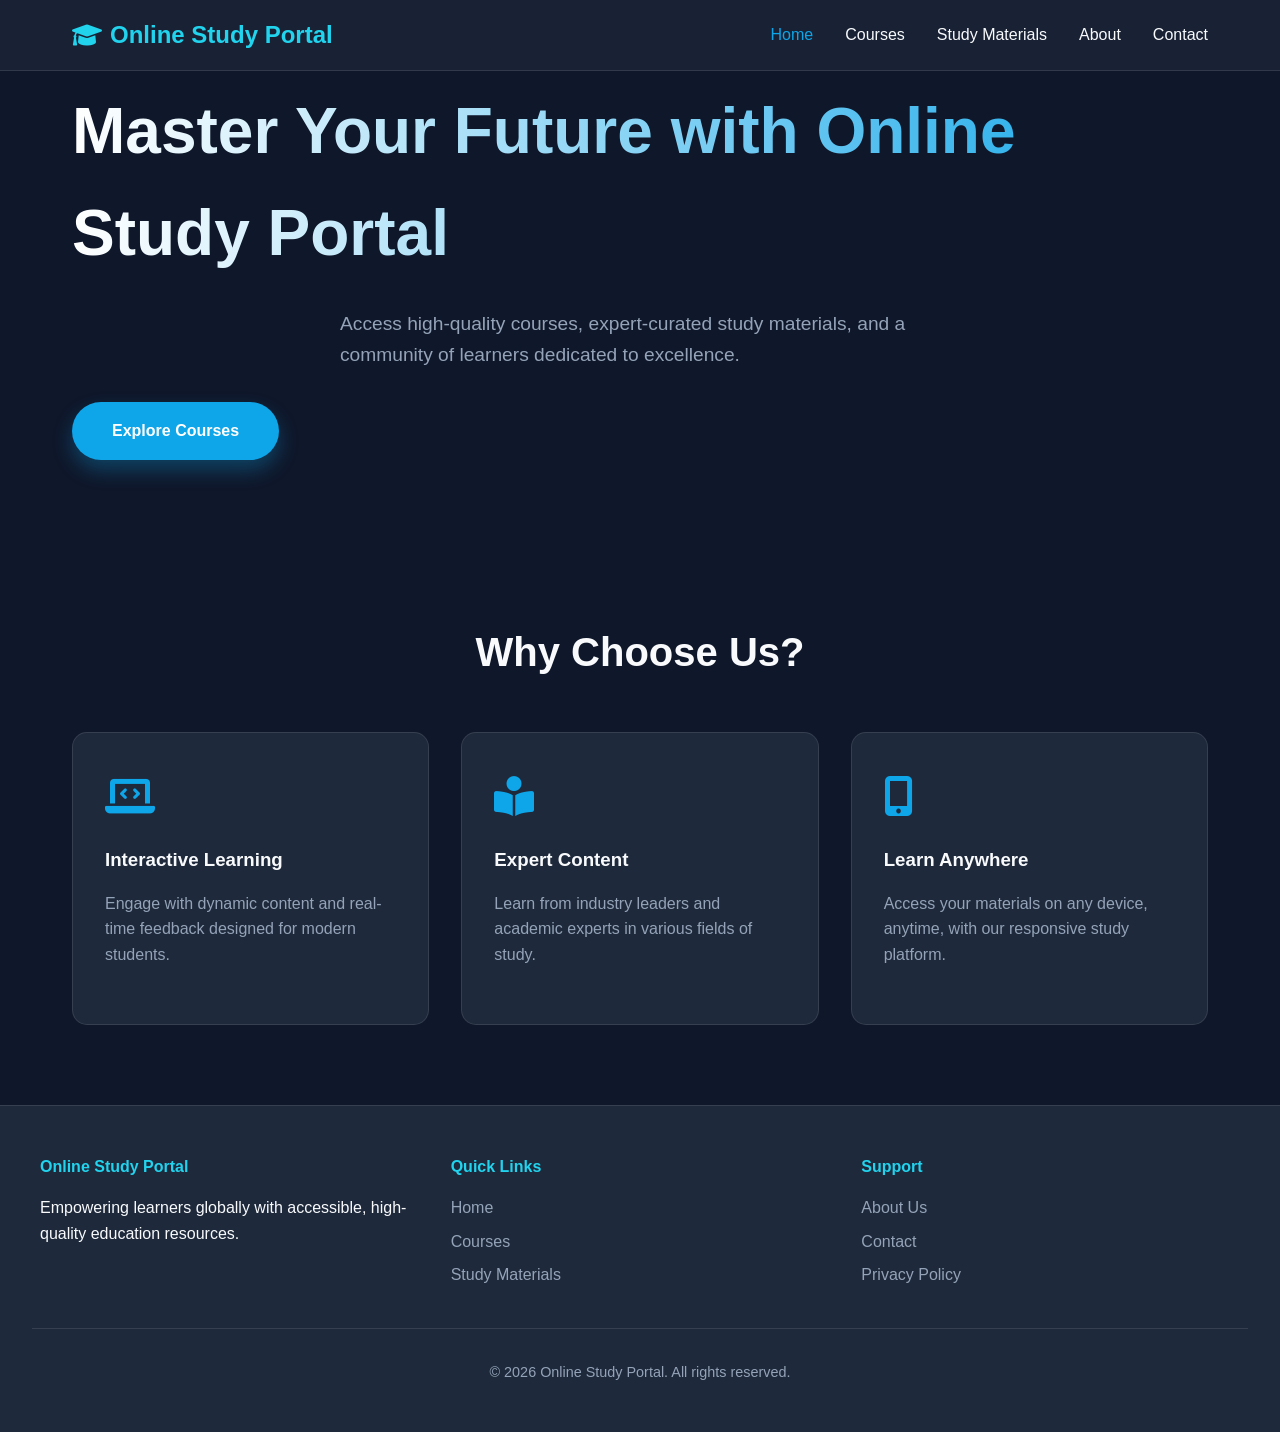
<file: index.html>
<!DOCTYPE html>
<html lang="en">

<head>
    <meta charset="UTF-8">
    <meta name="viewport" content="width=device-width, initial-scale=1.0">
    <title>Online Study Portal | Your Online Study Gateway</title>
    <link rel="stylesheet" href="style.css">
    <link rel="stylesheet" href="https://cdnjs.cloudflare.com/ajax/libs/font-awesome/6.0.0/css/all.min.css">
</head>

<body>
    <header>
        <nav>
            <a href="index.html" class="logo">
                <i class="fas fa-graduation-cap"></i> Online Study Portal
            </a>
            <ul class="nav-links">
                <li><a href="index.html" class="active">Home</a></li>
                <li><a href="courses.html">Courses</a></li>
                <li><a href="materials.html">Study Materials</a></li>
                <li><a href="about.html">About</a></li>
                <li><a href="contact.html">Contact</a></li>
            </ul>
        </nav>
    </header>

    <main>
        <section class="hero">
            <div class="hero-content">
                <h1>Master Your Future with Online Study Portal</h1>
                <p>Access high-quality courses, expert-curated study materials, and a community of learners dedicated to
                    excellence.</p>
                <div class="cta-group">
                    <a href="courses.html" class="cta-button">Explore Courses</a>
                </div>
            </div>
        </section>

        <section id="features">
            <h2 class="section-title">Why Choose Us?</h2>
            <div class="grid">
                <div class="card">
                    <div class="card-icon"><i class="fas fa-laptop-code"></i></div>
                    <h3>Interactive Learning</h3>
                    <p>Engage with dynamic content and real-time feedback designed for modern students.</p>
                </div>
                <div class="card">
                    <div class="card-icon"><i class="fas fa-book-reader"></i></div>
                    <h3>Expert Content</h3>
                    <p>Learn from industry leaders and academic experts in various fields of study.</p>
                </div>
                <div class="card">
                    <div class="card-icon"><i class="fas fa-mobile-alt"></i></div>
                    <h3>Learn Anywhere</h3>
                    <p>Access your materials on any device, anytime, with our responsive study platform.</p>
                </div>
            </div>
        </section>
    </main>

    <footer>
        <div class="footer-content">
            <div class="footer-section">
                <h4>Online Study Portal</h4>
                <p>Empowering learners globally with accessible, high-quality education resources.</p>
            </div>
            <div class="footer-section">
                <h4>Quick Links</h4>
                <ul class="footer-links">
                    <li><a href="index.html">Home</a></li>
                    <li><a href="courses.html">Courses</a></li>
                    <li><a href="materials.html">Study Materials</a></li>
                </ul>
            </div>
            <div class="footer-section">
                <h4>Support</h4>
                <ul class="footer-links">
                    <li><a href="about.html">About Us</a></li>
                    <li><a href="contact.html">Contact</a></li>
                    <li><a href="#">Privacy Policy</a></li>
                </ul>
            </div>
        </div>
        <div class="copyright">
            &copy; 2026 Online Study Portal. All rights reserved.
        </div>
    </footer>
</body>

</html>
</file>
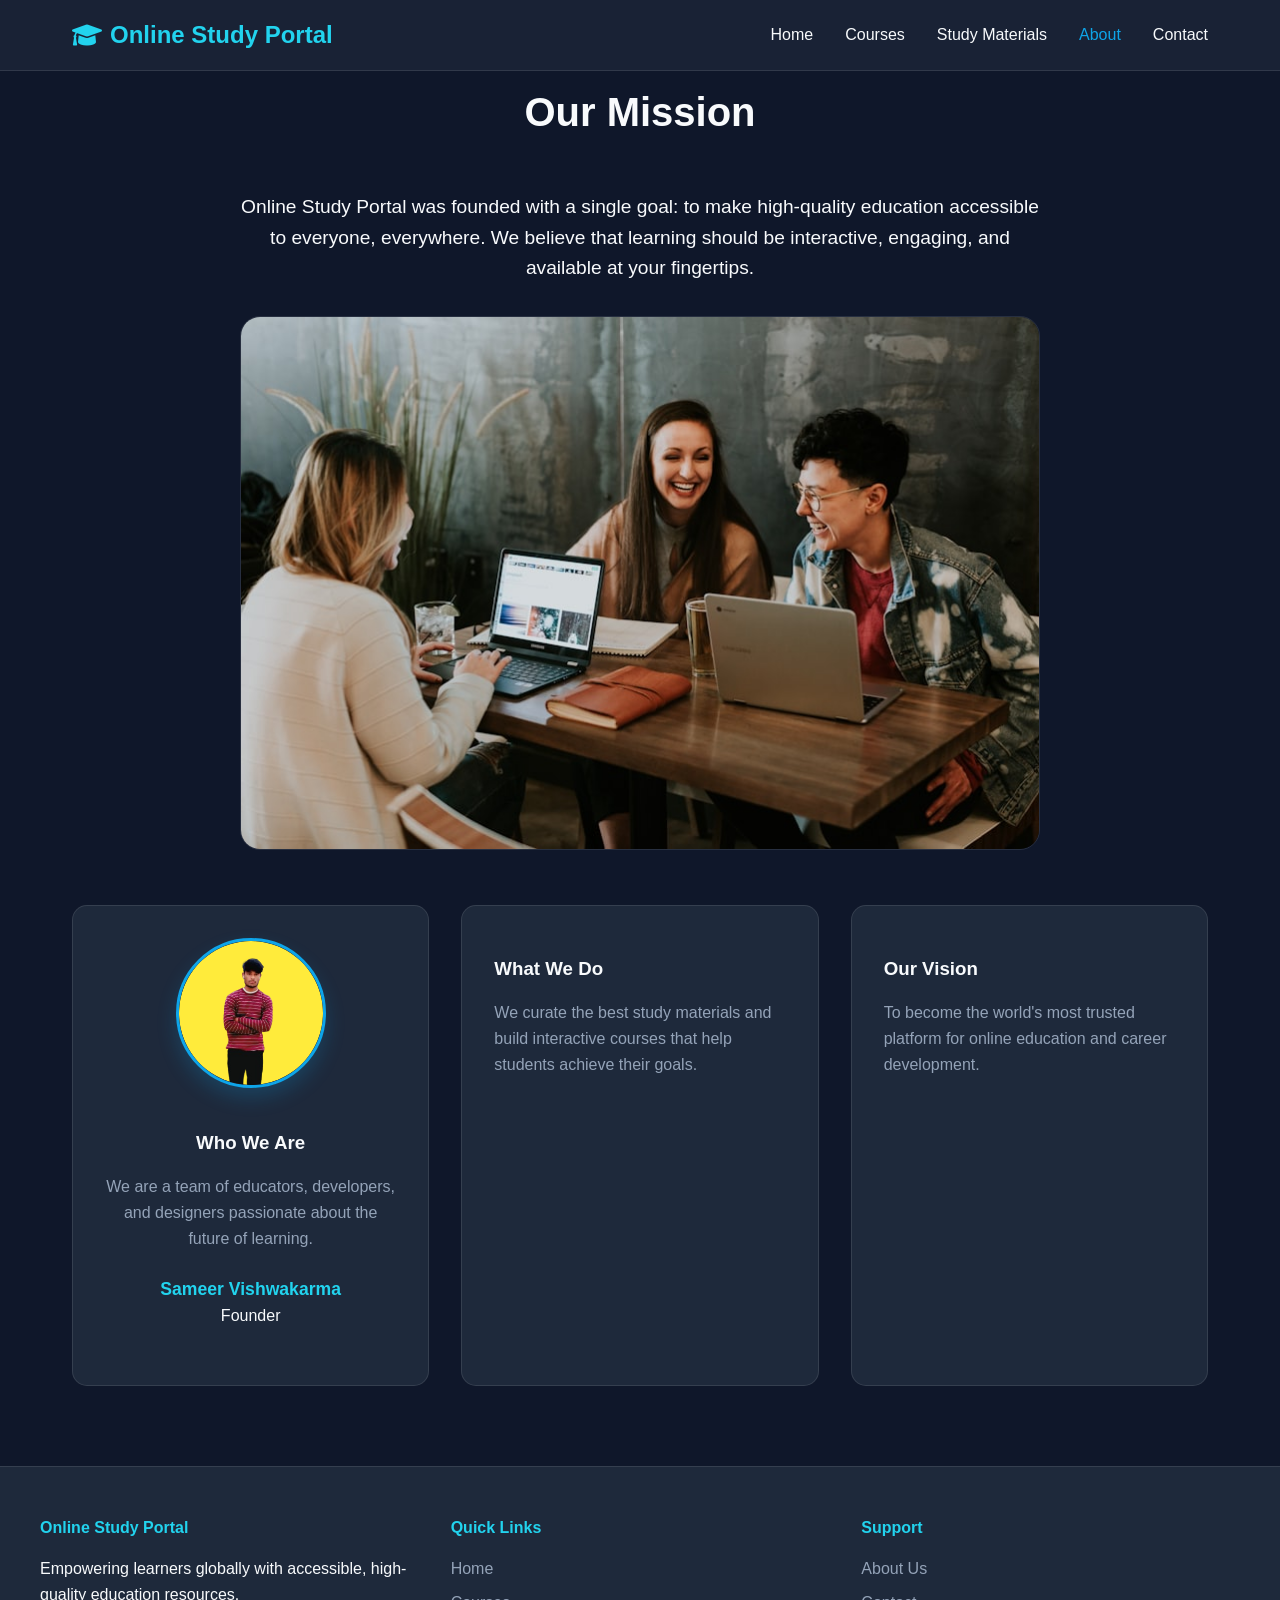
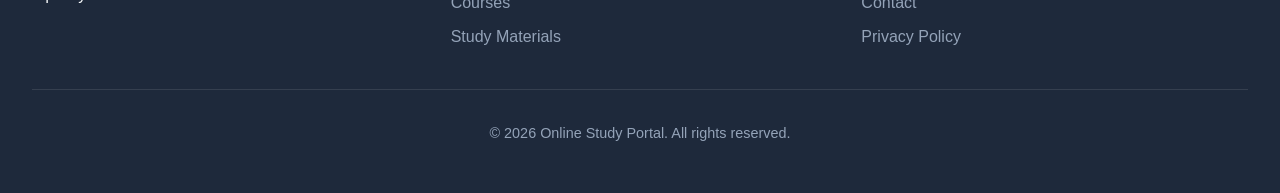
<file: about.html>
<!DOCTYPE html>
<html lang="en">

<head>
    <meta charset="UTF-8">
    <meta name="viewport" content="width=device-width, initial-scale=1.0">
    <title>About Us | Online Study Portal</title>
    <link rel="stylesheet" href="style.css">
    <link rel="stylesheet" href="https://cdnjs.cloudflare.com/ajax/libs/font-awesome/6.0.0/css/all.min.css">
</head>

<body>
    <header>
        <nav>
            <a href="index.html" class="logo">
                <i class="fas fa-graduation-cap"></i> Online Study Portal
            </a>
            <ul class="nav-links">
                <li><a href="index.html">Home</a></li>
                <li><a href="courses.html">Courses</a></li>
                <li><a href="materials.html">Study Materials</a></li>
                <li><a href="about.html" class="active">About</a></li>
                <li><a href="contact.html">Contact</a></li>
            </ul>
        </nav>
    </header>

    <main>
        <section>
            <h2 class="section-title">Our Mission</h2>
            <div style="max-width: 800px; margin: 0 auto; text-align: center;">
                <p style="font-size: 1.2rem; margin-bottom: 2rem;">Online Study Portal was founded with a single goal:
                    to make
                    high-quality education accessible to everyone, everywhere. We believe that learning should be
                    interactive, engaging, and available at your fingertips.</p>
                <img src="images/team-working.jpg"
                    alt="Team working together"
                    style="width: 100%; border-radius: 20px; border: 1px solid var(--border-color); margin-bottom: 3rem;">
            </div>

            <div class="grid">
                <div class="card founder-card">
                    <!-- <img src="founder.jpg" alt="Founder of Online Study Portal" class="founder-img"> -->

                     <img src="images\founder100.png" class="founder-img">

                    <h3>Who We Are</h3>
                    <p>We are a team of educators, developers, and designers passionate about the future of learning.
                    </p>
                    <p class="founder-name"><strong>Sameer Vishwakarma</strong><br>Founder</p>
                </div>
                <div class="card">
                    <h3>What We Do</h3>
                    <p>We curate the best study materials and build interactive courses that help students achieve their
                        goals.</p>
                </div>
                <div class="card">
                    <h3>Our Vision</h3>
                    <p>To become the world's most trusted platform for online education and career development.</p>
                </div>
            </div>
        </section>
    </main>

    <footer>
        <div class="footer-content">
            <div class="footer-section">
                <h4>Online Study Portal</h4>
                <p>Empowering learners globally with accessible, high-quality education resources.</p>
            </div>
            <div class="footer-section">
                <h4>Quick Links</h4>
                <ul class="footer-links">
                    <li><a href="index.html">Home</a></li>
                    <li><a href="courses.html">Courses</a></li>
                    <li><a href="materials.html">Study Materials</a></li>
                </ul>
            </div>
            <div class="footer-section">
                <h4>Support</h4>
                <ul class="footer-links">
                    <li><a href="about.html">About Us</a></li>
                    <li><a href="contact.html">Contact</a></li>
                    <li><a href="#">Privacy Policy</a></li>
                </ul>
            </div>
        </div>
        <div class="copyright">
            &copy; 2026 Online Study Portal. All rights reserved.
        </div>
    </footer>
</body>

</html>
</file>
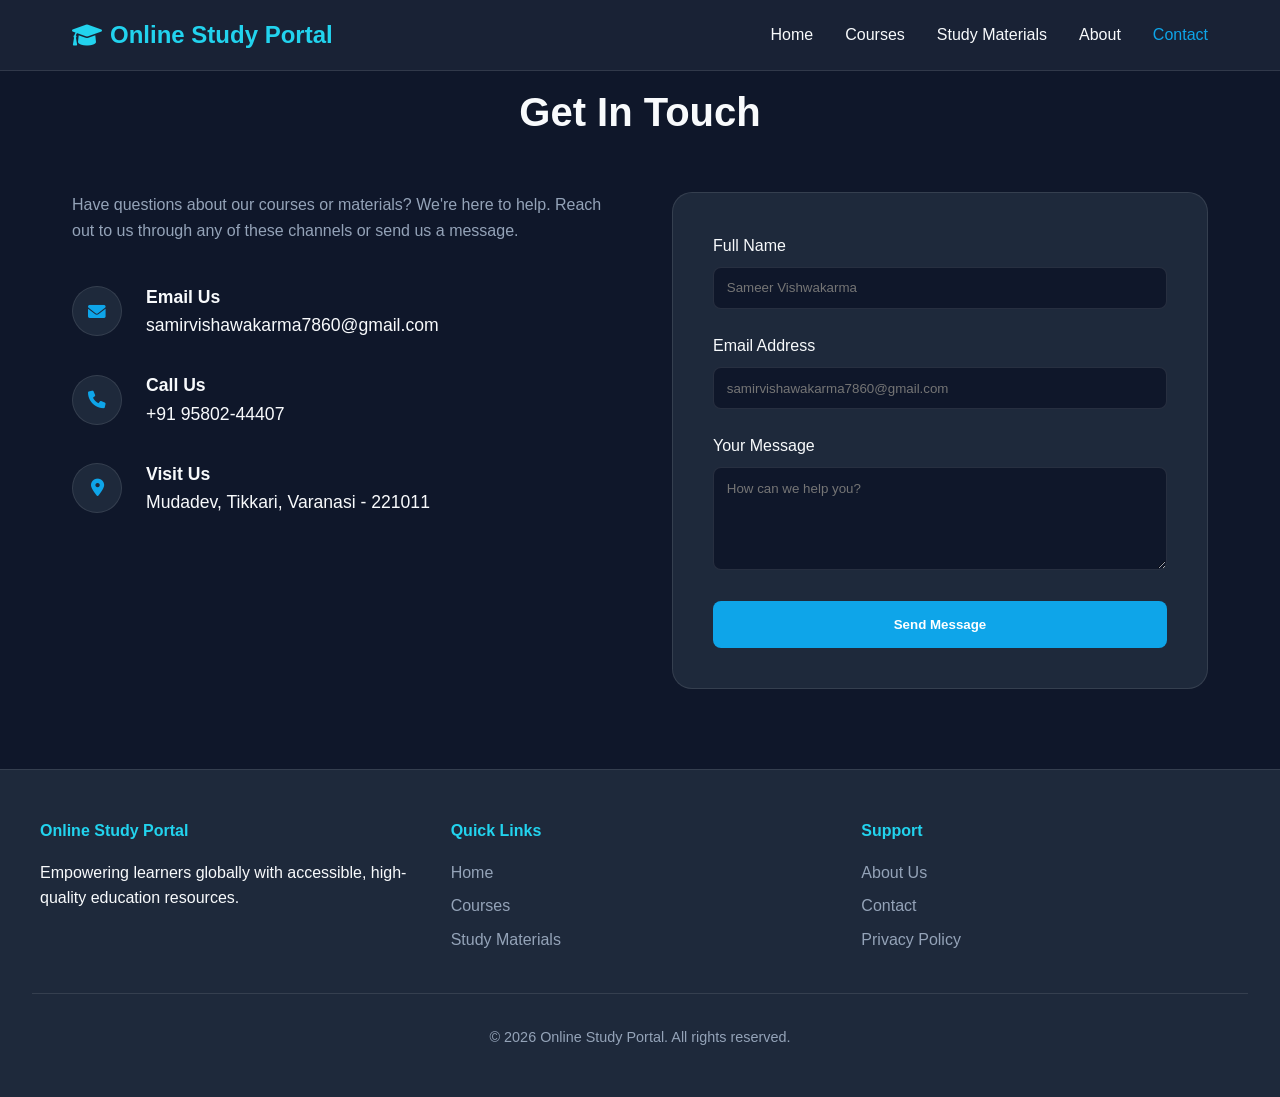
<file: contact.html>
<!DOCTYPE html>
<html lang="en">

<head>
    <meta charset="UTF-8">
    <meta name="viewport" content="width=device-width, initial-scale=1.0">
    <title>Contact Us | Online Study Portal</title>
    <link rel="stylesheet" href="style.css">
    <link rel="stylesheet" href="https://cdnjs.cloudflare.com/ajax/libs/font-awesome/6.0.0/css/all.min.css">
    <style>
        .contact-container {
            display: grid;
            grid-template-columns: 1fr 1fr;
            gap: 4rem;
            align-items: start;
        }

        .contact-form {
            background: var(--card-bg);
            padding: 2.5rem;
            border-radius: 20px;
            border: 1px solid var(--border-color);
        }

        .form-group {
            margin-bottom: 1.5rem;
        }

        .form-group label {
            display: block;
            margin-bottom: 0.5rem;
            color: var(--text-color);
        }

        .form-group input,
        .form-group textarea {
            width: 100%;
            padding: 0.8rem;
            background: var(--bg-color);
            border: 1px solid var(--border-color);
            border-radius: 8px;
            color: var(--text-color);
            outline: none;
            transition: var(--transition);
        }

        .form-group input:focus,
        .form-group textarea:focus {
            border-color: var(--primary-color);
        }

        .submit-btn {
            width: 100%;
            padding: 1rem;
            background: var(--primary-color);
            color: white;
            border: none;
            border-radius: 8px;
            font-weight: 600;
            cursor: pointer;
            transition: var(--transition);
        }

        .submit-btn:hover {
            background: var(--primary-dark);
        }

        .contact-info-list {
            list-style: none;
        }

        .contact-info-list li {
            display: flex;
            align-items: center;
            gap: 1.5rem;
            margin-bottom: 2rem;
            font-size: 1.1rem;
        }

        .info-icon {
            width: 50px;
            height: 50px;
            background: var(--card-bg);
            display: flex;
            align-items: center;
            justify-content: center;
            border-radius: 50%;
            color: var(--primary-color);
            border: 1px solid var(--border-color);
        }

        @media (max-width: 768px) {
            .contact-container {
                grid-template-columns: 1fr;
            }
        }
    </style>
</head>

<body>
    <header>
        <nav>
            <a href="index.html" class="logo">
                <i class="fas fa-graduation-cap"></i> Online Study Portal
            </a>
            <ul class="nav-links">
                <li><a href="index.html">Home</a></li>
                <li><a href="courses.html">Courses</a></li>
                <li><a href="materials.html">Study Materials</a></li>
                <li><a href="about.html">About</a></li>
                <li><a href="contact.html" class="active">Contact</a></li>
            </ul>
        </nav>
    </header>

    <main>
        <section>
            <h2 class="section-title">Get In Touch</h2>
            <div class="contact-container">
                <div class="contact-info">
                    <p style="margin-bottom: 2.5rem; color: var(--text-muted);">Have questions about our courses or
                        materials? We're here to help. Reach out to us through any of these channels or send us a
                        message.</p>
                    <ul class="contact-info-list">
                        <li>
                            <div class="info-icon"><i class="fas fa-envelope"></i></div>
                            <div>
                                <strong>Email Us</strong>
                                <p>samirvishawakarma7860@gmail.com</p>
                            </div>
                        </li>
                        <li>
                            <div class="info-icon"><i class="fas fa-phone"></i></div>
                            <div>
                                <strong>Call Us</strong>
                                <p>+91 95802-44407</p>
                            </div>
                        </li>
                        <li>
                            <div class="info-icon"><i class="fas fa-map-marker-alt"></i></div>
                            <div>
                                <strong>Visit Us</strong>
                                <p>Mudadev, Tikkari, Varanasi - 221011</p>
                            </div>
                        </li>
                    </ul>
                </div>

                <div class="contact-form">
                    <form action="#">
                        <div class="form-group">
                            <label for="name">Full Name</label>
                            <input type="text" id="name" required placeholder="Sameer Vishwakarma">
                        </div>
                        <div class="form-group">
                            <label for="email">Email Address</label>
                            <input type="email" id="email" required placeholder="samirvishawakarma7860@gmail.com">
                        </div>
                        <div class="form-group">
                            <label for="message">Your Message</label>
                            <textarea id="message" rows="5" required placeholder="How can we help you?"></textarea>
                        </div>
                        <button type="submit" class="submit-btn">Send Message</button>
                    </form>
                </div>
            </div>
        </section>
    </main>

    <footer>
        <div class="footer-content">
            <div class="footer-section">
                <h4>Online Study Portal</h4>
                <p>Empowering learners globally with accessible, high-quality education resources.</p>
            </div>
            <div class="footer-section">
                <h4>Quick Links</h4>
                <ul class="footer-links">
                    <li><a href="index.html">Home</a></li>
                    <li><a href="courses.html">Courses</a></li>
                    <li><a href="materials.html">Study Materials</a></li>
                </ul>
            </div>
            <div class="footer-section">
                <h4>Support</h4>
                <ul class="footer-links">
                    <li><a href="about.html">About Us</a></li>
                    <li><a href="contact.html">Contact</a></li>
                    <li><a href="#">Privacy Policy</a></li>
                </ul>
            </div>
        </div>
        <div class="copyright">
            &copy; 2026 Online Study Portal. All rights reserved.
        </div>
    </footer>
</body>

</html>
</file>
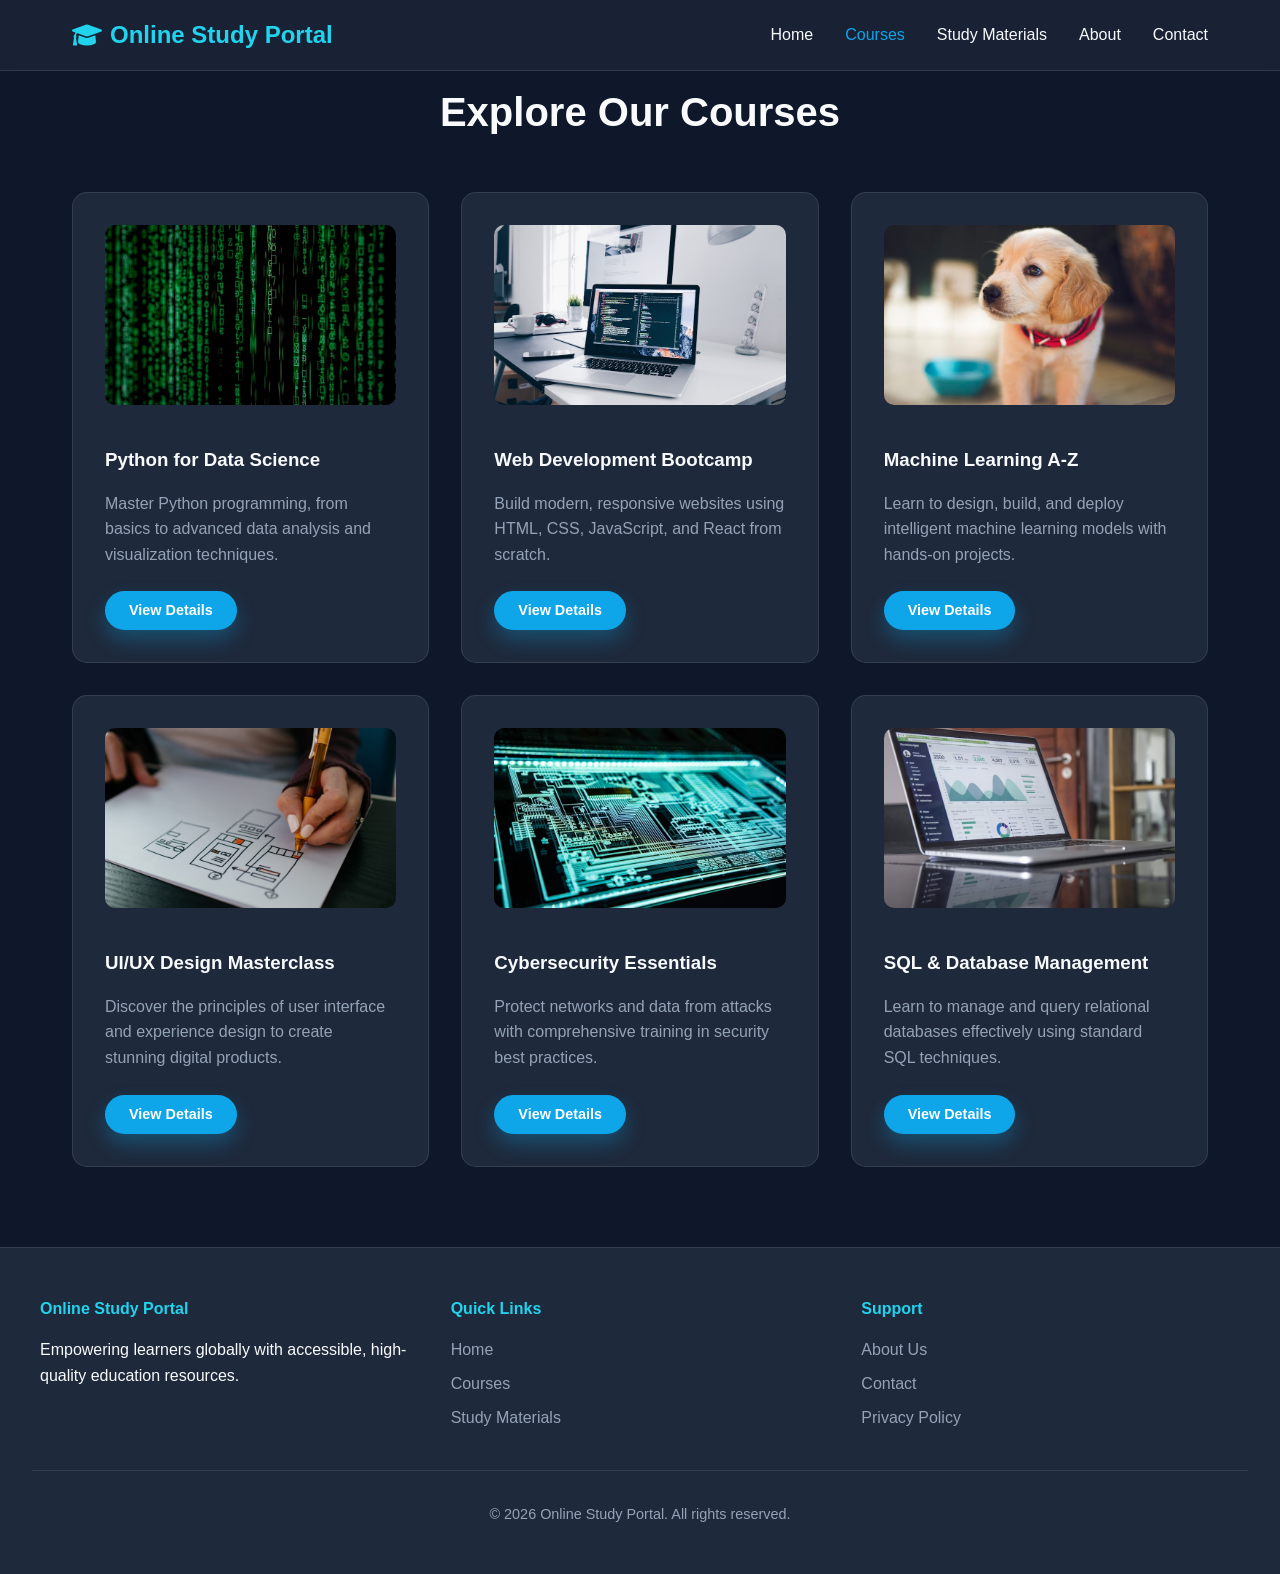
<file: courses.html>
<!DOCTYPE html>
<html lang="en">

<head>
    <meta charset="UTF-8">
    <meta name="viewport" content="width=device-width, initial-scale=1.0">
    <title>Courses | Online Study Portal</title>
    <link rel="stylesheet" href="style.css">
    <link rel="stylesheet" href="https://cdnjs.cloudflare.com/ajax/libs/font-awesome/6.0.0/css/all.min.css">
</head>

<body>
    <header>
        <nav>
            <a href="index.html" class="logo">
                <i class="fas fa-graduation-cap"></i> Online Study Portal
            </a>
            <ul class="nav-links">
                <li><a href="index.html">Home</a></li>
                <li><a href="courses.html" class="active">Courses</a></li>
                <li><a href="materials.html">Study Materials</a></li>
                <li><a href="about.html">About</a></li>
                <li><a href="contact.html">Contact</a></li>
            </ul>
        </nav>
    </header>

    <main>
        <section>
            <h2 class="section-title">Explore Our Courses</h2>
            <div class="grid">
                <div class="card">
                    <img src="images/python-data-science.jpg"
                        alt="Python for Data Science" class="card-img">
                    <h3>Python for Data Science</h3>
                    <p>Master Python programming, from basics to advanced data analysis and visualization techniques.
                    </p>
                    <a href="python-datascienctist.html" class="cta-button" style="padding: 0.5rem 1.5rem; font-size: 0.9rem;">View Details</a>
                </div>
                <div class="card">
                    <img src="images/web-development.jpg"
                        alt="Web Development" class="card-img">
                    <h3>Web Development Bootcamp</h3>
                    <p>Build modern, responsive websites using HTML, CSS, JavaScript, and React from scratch.</p>
                    <a href="web-development-bootcamp.html" class="cta-button" style="padding: 0.5rem 1.5rem; font-size: 0.9rem;">View Details</a>
                </div>
                <div class="card">
                    <img src="images/machine-learning.jpg"
                        alt="Machine Learning" class="card-img">
                    <h3>Machine Learning A-Z</h3>
                    <p>Learn to design, build, and deploy intelligent machine learning models with hands-on projects.
                    </p>
                    <a href="Machine-Learning-A-Z.html" class="cta-button" style="padding: 0.5rem 1.5rem; font-size: 0.9rem;">View Details</a>
                </div>
                <div class="card">
                    <img src="images/ui-ux-design.jpg"
                        alt="UI/UX Design" class="card-img">
                    <h3>UI/UX Design Masterclass</h3>
                    <p>Discover the principles of user interface and experience design to create stunning digital
                        products.</p>
                    <a href="UI-UX-designer.html" class="cta-button" style="padding: 0.5rem 1.5rem; font-size: 0.9rem;">View Details</a>
                </div>
                <div class="card">
                    <img src="images/cybersecurity.jpg"
                        alt="Cybersecurity" class="card-img">
                    <h3>Cybersecurity Essentials</h3>
                    <p>Protect networks and data from attacks with comprehensive training in security best practices.
                    </p>
                    <a href="cybersecurity.html" class="cta-button" style="padding: 0.5rem 1.5rem; font-size: 0.9rem;">View Details</a>
                </div>
                <div class="card">
                    <img src="images/sql-database.jpg"
                        alt="SQL and Database" class="card-img">
                    <h3>SQL & Database Management</h3>
                    <p>Learn to manage and query relational databases effectively using standard SQL techniques.</p>
                    <a href="sql-database.html" class="cta-button" style="padding: 0.5rem 1.5rem; font-size: 0.9rem;">View Details</a>
                </div>
            </div>
        </section>
    </main>

    <footer>
        <div class="footer-content">
            <div class="footer-section">
                <h4>Online Study Portal</h4>
                <p>Empowering learners globally with accessible, high-quality education resources.</p>
            </div>
            <div class="footer-section">
                <h4>Quick Links</h4>
                <ul class="footer-links">
                    <li><a href="index.html">Home</a></li>
                    <li><a href="courses.html">Courses</a></li>
                    <li><a href="materials.html">Study Materials</a></li>
                </ul>
            </div>
            <div class="footer-section">
                <h4>Support</h4>
                <ul class="footer-links">
                    <li><a href="about.html">About Us</a></li>
                    <li><a href="contact.html">Contact</a></li>
                    <li><a href="#">Privacy Policy</a></li>
                </ul>
            </div>
        </div>
        <div class="copyright">
            &copy; 2026 Online Study Portal. All rights reserved.
        </div>
    </footer>
</body>

</html>
</file>
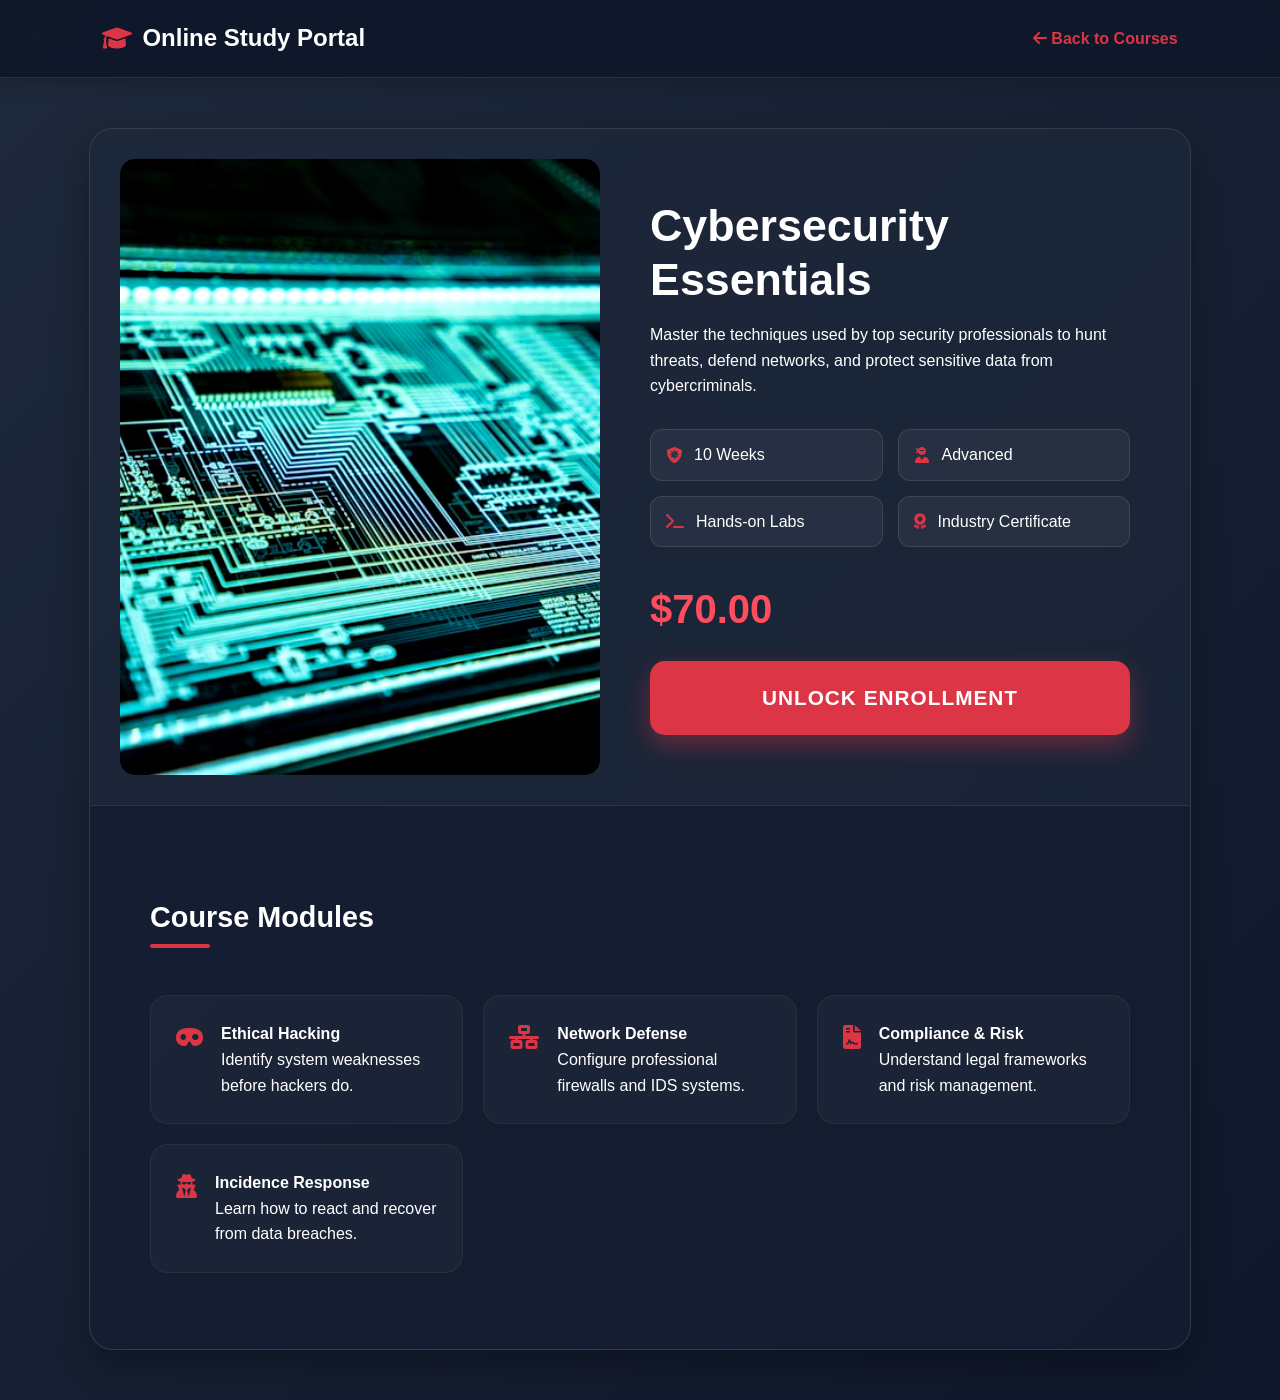
<file: cybersecurity.html>
<!DOCTYPE html>
<html lang="en">
<head>
    <meta charset="UTF-8">
    <meta name="viewport" content="width=device-width, initial-scale=1.0">
    <title>Cybersecurity Essentials | Secure Your Future</title>
    <link rel="stylesheet" href="https://cdnjs.cloudflare.com/ajax/libs/font-awesome/6.0.0/css/all.min.css">
    <style>
        :root {
            --primary: #dc3545; /* Cybersecurity ke liye Red/Alert theme */
            --primary-hover: #c82333;
            --success: #28a745;
            --dark: #0f172a; /* Darker navy for security feel */
            --text-muted: #64748b;
            --bg-gradient: linear-gradient(135deg, #1e293b 0%, #0f172a 100%); /* Dark gradient background */
            --white: #ffffff;
            --shadow: 0 15px 35px rgba(0, 0, 0, 0.3);
        }

        body {
            font-family: 'Inter', sans-serif;
            line-height: 1.6;
            margin: 0;
            background: var(--bg-gradient);
            color: var(--white);
            min-height: 100vh;
        }

        header {
            background: rgba(15, 23, 42, 0.9);
            backdrop-filter: blur(12px);
            padding: 1.2rem 8%;
            box-shadow: 0 4px 20px rgba(0,0,0,0.2);
            display: flex;
            justify-content: space-between;
            align-items: center;
            position: sticky;
            top: 0;
            z-index: 1000;
            border-bottom: 1px solid rgba(220, 53, 69, 0.3);
        }

        .logo {
            text-decoration: none;
            color: var(--white);
            font-weight: 800;
            font-size: 1.5rem;
            display: flex;
            align-items: center;
            gap: 10px;
        }

        .logo i { color: var(--primary); }

        .back-link {
            text-decoration: none;
            color: var(--primary);
            font-weight: 600;
            transition: 0.3s;
        }

        .container {
            max-width: 1100px;
            margin: 50px auto;
            background: rgba(30, 41, 59, 0.7); /* Translucent dark look */
            border-radius: 24px;
            overflow: hidden;
            box-shadow: var(--shadow);
            border: 1px solid rgba(255, 255, 255, 0.1);
        }

        .course-hero {
            display: flex;
            flex-wrap: wrap;
            padding: 20px;
        }

        .course-image {
            flex: 1;
            min-width: 400px;
            padding: 10px;
        }

        .course-image img {
            width: 100%;
            height: 100%;
            object-fit: cover;
            border-radius: 15px;
            filter: saturate(1.2) contrast(1.1);
        }

        .course-info-panel {
            flex: 1;
            padding: 50px 40px;
            min-width: 350px;
        }

        h1 { margin: 0; font-size: 2.8rem; color: var(--white); line-height: 1.2; }

        .price-tag {
            font-size: 2.5rem;
            color: #ff4d5e;
            font-weight: 800;
            margin: 20px 0;
        }

        .meta-grid {
            display: grid;
            grid-template-columns: 1fr 1fr;
            gap: 15px;
            margin: 30px 0;
        }

        .meta-item {
            background: rgba(255, 255, 255, 0.05);
            padding: 12px 15px;
            border-radius: 12px;
            display: flex;
            align-items: center;
            font-weight: 500;
            border: 1px solid rgba(255, 255, 255, 0.1);
        }

        .meta-item i { color: var(--primary); margin-right: 12px; }

        .course-body {
            padding: 60px;
            background: rgba(15, 23, 42, 0.5);
            border-top: 1px solid rgba(255, 255, 255, 0.1);
        }

        h3 { font-size: 1.8rem; margin-bottom: 25px; position: relative; display: inline-block; }
        h3::after { content: ''; position: absolute; bottom: -8px; left: 0; width: 60px; height: 4px; background: var(--primary); border-radius: 2px; }

        .syllabus-list {
            display: grid;
            grid-template-columns: repeat(auto-fit, minmax(300px, 1fr));
            gap: 20px;
            margin-top: 30px;
            list-style: none;
            padding: 0;
        }

        .syllabus-item {
            background: rgba(255, 255, 255, 0.03);
            padding: 25px;
            border-radius: 18px;
            border: 1px solid rgba(255, 255, 255, 0.05);
            display: flex;
            align-items: flex-start;
            transition: 0.4s cubic-bezier(0.175, 0.885, 0.32, 1.275);
        }

        .syllabus-item:hover { 
            background: rgba(220, 53, 69, 0.1);
            border-color: var(--primary); 
            transform: scale(1.03); 
        }

        .syllabus-item i { 
            color: var(--primary); 
            font-size: 1.5rem; 
            margin-right: 18px;
            margin-top: 4px;
        }

        .enroll-btn {
            display: block;
            text-align: center;
            background: var(--primary);
            color: var(--white);
            padding: 20px 40px;
            border-radius: 15px;
            text-decoration: none;
            font-weight: 800;
            font-size: 1.3rem;
            box-shadow: 0 10px 25px rgba(220, 53, 69, 0.4);
            transition: 0.4s;
            text-transform: uppercase;
            letter-spacing: 1px;
        }

        .enroll-btn:hover { 
            background: var(--primary-hover); 
            box-shadow: 0 15px 35px rgba(220, 53, 69, 0.6);
            transform: translateY(-5px);
        }

        @media (max-width: 768px) {
            .course-hero { flex-direction: column; }
            .course-image { min-width: 100%; }
            h1 { font-size: 2.2rem; }
        }
    </style>
</head>
<body>

    <header>
        <a href="index.html" class="logo">
            <i class="fas fa-graduation-cap"></i> Online Study Portal
        </a>
        <a href="courses.html" class="back-link"><i class="fas fa-arrow-left"></i> Back to Courses</a>
    </header>

    <div class="container">
        <!-- Main Section -->
        <div class="course-hero">
            <div class="course-image">
                <img src="images/cybersecurity.jpg" alt="Cybersecurity">
            </div>
            <div class="course-info-panel">
                <h1>Cybersecurity Essentials</h1>
                <p>Master the techniques used by top security professionals to hunt threats, defend networks, and protect sensitive data from cybercriminals.</p>
                
                <div class="meta-grid">
                    <div class="meta-item"><i class="fas fa-shield-virus"></i> 10 Weeks</div>
                    <div class="meta-item"><i class="fas fa-user-ninja"></i> Advanced</div>
                    <div class="meta-item"><i class="fas fa-terminal"></i> Hands-on Labs</div>
                    <div class="meta-item"><i class="fas fa-award"></i> Industry Certificate</div>
                </div>

                <div class="price-tag">$70.00</div>
                <a href="#" class="enroll-btn">Unlock Enrollment</a>
            </div>
        </div>

        <!-- Modules Section -->
        <div class="course-body">
            <h3>Course Modules</h3>
            <ul class="syllabus-list">
                <li class="syllabus-item">
                    <i class="fas fa-mask"></i>
                    <span><strong>Ethical Hacking</strong><br>Identify system weaknesses before hackers do.</span>
                </li>
                <li class="syllabus-item">
                    <i class="fas fa-network-wired"></i>
                    <span><strong>Network Defense</strong><br>Configure professional firewalls and IDS systems.</span>
                </li>
                <li class="syllabus-item">
                    <i class="fas fa-file-contract"></i>
                    <span><strong>Compliance & Risk</strong><br>Understand legal frameworks and risk management.</span>
                </li>
                <li class="syllabus-item">
                    <i class="fas fa-user-secret"></i>
                    <span><strong>Incidence Response</strong><br>Learn how to react and recover from data breaches.</span>
                </li>
            </ul>
        </div>
    </div>

</body>
</html>
</file>
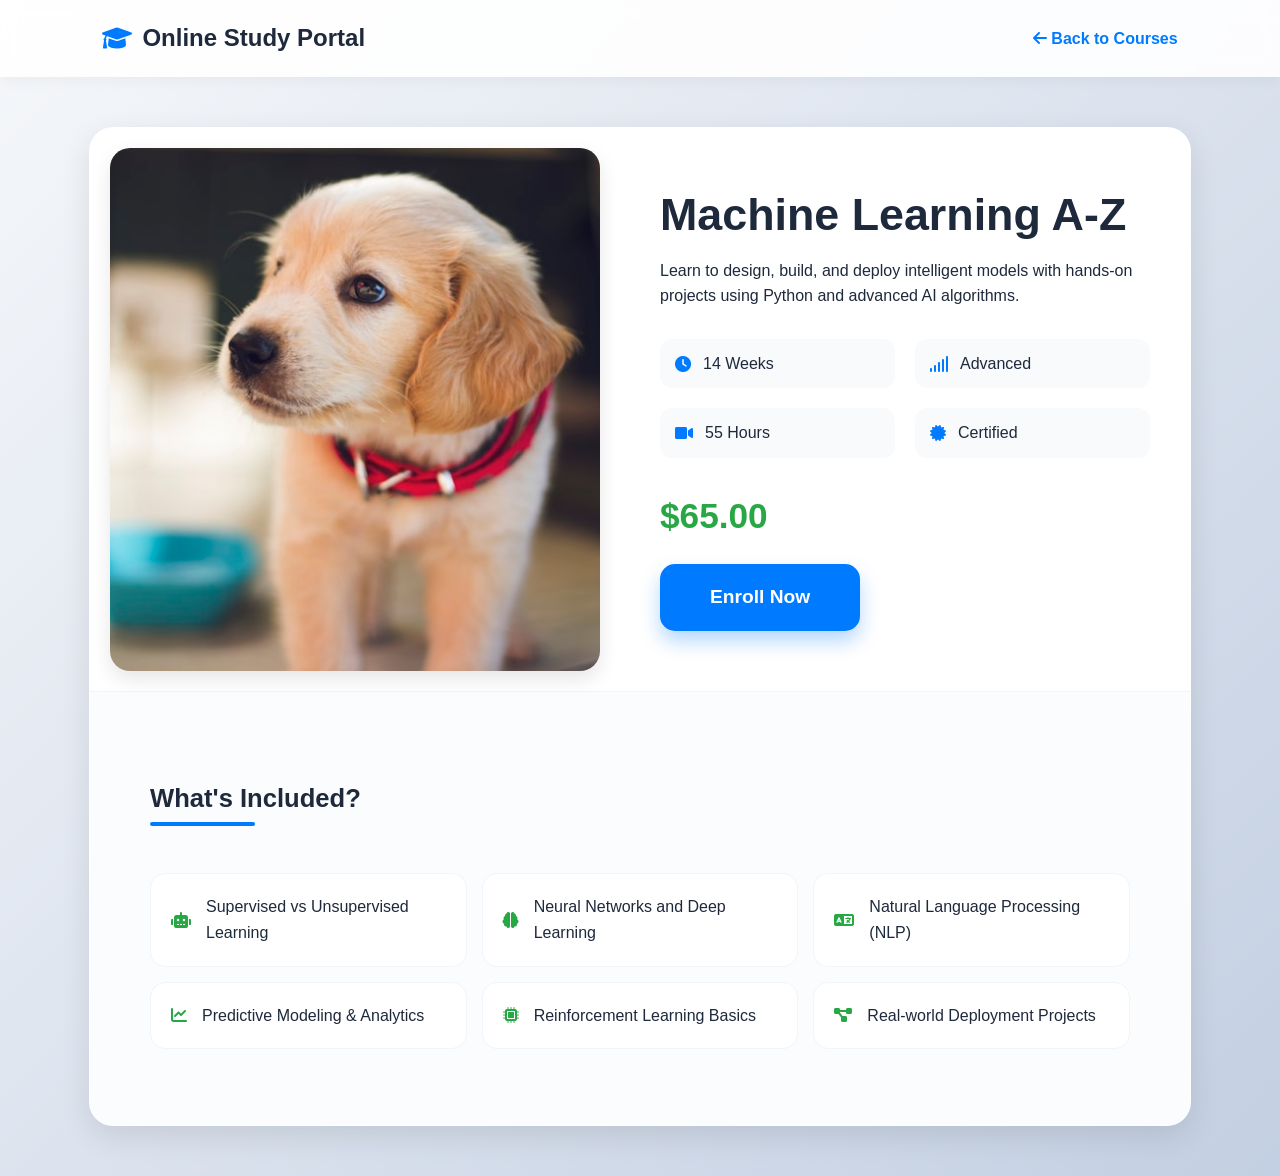
<file: Machine-Learning-A-Z.html>
<!DOCTYPE html>
<html lang="en">
<head>
    <meta charset="UTF-8">
    <meta name="viewport" content="width=device-width, initial-scale=1.0">
    <title>Machine Learning A-Z | Details</title>
    <link rel="stylesheet" href="https://cdnjs.cloudflare.com/ajax/libs/font-awesome/6.0.0/css/all.min.css">
    <style>
        :root {
            --primary: #007bff;
            --primary-hover: #0056b3;
            --success: #28a745;
            --dark: #1e293b;
            --text-muted: #64748b;
            --bg-gradient: linear-gradient(135deg, #f5f7fa 0%, #c3cfe2 100%);
            --white: #ffffff;
            --shadow: 0 10px 30px rgba(0, 0, 0, 0.1);
        }

        body {
            font-family: 'Inter', -apple-system, BlinkMacSystemFont, 'Segoe UI', Roboto, sans-serif;
            line-height: 1.6;
            margin: 0;
            background: var(--bg-gradient);
            color: var(--dark);
            min-height: 100vh;
        }

        header {
            background: rgba(255, 255, 255, 0.9);
            backdrop-filter: blur(10px);
            padding: 1.2rem 8%;
            box-shadow: 0 2px 15px rgba(0,0,0,0.05);
            display: flex;
            justify-content: space-between;
            align-items: center;
            position: sticky;
            top: 0;
            z-index: 1000;
        }

        .logo {
            text-decoration: none;
            color: var(--dark);
            font-weight: 800;
            font-size: 1.5rem;
            display: flex;
            align-items: center;
            gap: 10px;
        }

        .logo i { color: var(--primary); }

        .back-link {
            text-decoration: none;
            color: var(--primary);
            font-weight: 600;
            transition: 0.3s;
        }

        .container {
            max-width: 1100px;
            margin: 50px auto;
            background: var(--white);
            border-radius: 24px;
            overflow: hidden;
            box-shadow: var(--shadow);
            border: 1px solid rgba(255, 255, 255, 0.3);
        }

        .course-hero {
            display: flex;
            flex-wrap: wrap;
            background: var(--white);
        }

        .course-image {
            flex: 1;
            min-width: 400px;
            padding: 20px;
        }

        .course-image img {
            width: 100%;
            height: 100%;
            object-fit: cover;
            border-radius: 20px;
            box-shadow: 0 8px 20px rgba(0,0,0,0.1);
        }

        .course-info-panel {
            flex: 1;
            padding: 60px 40px;
            min-width: 350px;
        }

        h1 { margin: 0; font-size: 2.8rem; color: var(--dark); line-height: 1.2; }

        .price-tag {
            font-size: 2.2rem;
            color: var(--success);
            font-weight: 800;
            margin: 20px 0;
        }

        .meta-grid {
            display: grid;
            grid-template-columns: 1fr 1fr;
            gap: 20px;
            margin: 30px 0;
        }

        .meta-item {
            background: #f8fafc;
            padding: 12px 15px;
            border-radius: 12px;
            display: flex;
            align-items: center;
            font-weight: 500;
        }

        .meta-item i { color: var(--primary); margin-right: 12px; }

        .course-body {
            padding: 60px;
            background: #fafcfe;
            border-top: 1px solid #f1f5f9;
        }

        h3 { font-size: 1.6rem; margin-bottom: 25px; position: relative; display: inline-block; }
        h3::after { content: ''; position: absolute; bottom: -8px; left: 0; width: 50%; height: 4px; background: var(--primary); border-radius: 2px; }

        .syllabus-list {
            display: grid;
            grid-template-columns: repeat(auto-fit, minmax(300px, 1fr));
            gap: 15px;
            margin-top: 30px;
            list-style: none;
            padding: 0;
        }

        .syllabus-item {
            background: var(--white);
            padding: 20px;
            border-radius: 15px;
            border: 1px solid #f1f5f9;
            display: flex;
            align-items: center;
            transition: 0.3s ease;
        }

        .syllabus-item:hover { border-color: var(--primary); transform: translateY(-3px); }
        .syllabus-item i { color: var(--success); margin-right: 15px; }

        .enroll-btn {
            display: inline-block;
            background: var(--primary);
            color: var(--white);
            padding: 18px 50px;
            border-radius: 15px;
            text-decoration: none;
            font-weight: 700;
            font-size: 1.2rem;
            box-shadow: 0 10px 20px rgba(0, 123, 255, 0.3);
            transition: 0.4s;
        }

        .enroll-btn:hover { background: var(--primary-hover); transform: scale(1.05); }

        @media (max-width: 768px) {
            .course-hero { flex-direction: column; }
            .course-image { min-width: 100%; }
        }
    </style>
</head>
<body>

    <header>
        <a href="index.html" class="logo">
            <i class="fas fa-graduation-cap"></i> Online Study Portal
        </a>
        <a href="courses.html" class="back-link"><i class="fas fa-arrow-left"></i> Back to Courses</a>
    </header>

    <div class="container">
        <!-- Hero Section -->
        <div class="course-hero">
            <div class="course-image">
                <img src="images/machine-learning.jpg" alt="Machine Learning">
            </div>
            <div class="course-info-panel">
                <h1>Machine Learning A-Z</h1>
                <p>Learn to design, build, and deploy intelligent models with hands-on projects using Python and advanced AI algorithms.</p>
                
                <div class="meta-grid">
                    <div class="meta-item"><i class="fas fa-clock"></i> 14 Weeks</div>
                    <div class="meta-item"><i class="fas fa-signal"></i> Advanced</div>
                    <div class="meta-item"><i class="fas fa-video"></i> 55 Hours</div>
                    <div class="meta-item"><i class="fas fa-certificate"></i> Certified</div>
                </div>

                <div class="price-tag">$65.00</div>
                <a href="#" class="enroll-btn">Enroll Now</a>
            </div>
        </div>

        <!-- Details Section -->
        <div class="course-body">
            <h3>What's Included?</h3>
            <ul class="syllabus-list">
                <li class="syllabus-item"><i class="fas fa-robot"></i> Supervised vs Unsupervised Learning</li>
                <li class="syllabus-item"><i class="fas fa-brain"></i> Neural Networks and Deep Learning</li>
                <li class="syllabus-item"><i class="fas fa-language"></i> Natural Language Processing (NLP)</li>
                <li class="syllabus-item"><i class="fas fa-chart-line"></i> Predictive Modeling & Analytics</li>
                <li class="syllabus-item"><i class="fas fa-microchip"></i> Reinforcement Learning Basics</li>
                <li class="syllabus-item"><i class="fas fa-project-diagram"></i> Real-world Deployment Projects</li>
            </ul>
        </div>
    </div>

</body>
</html>
</file>
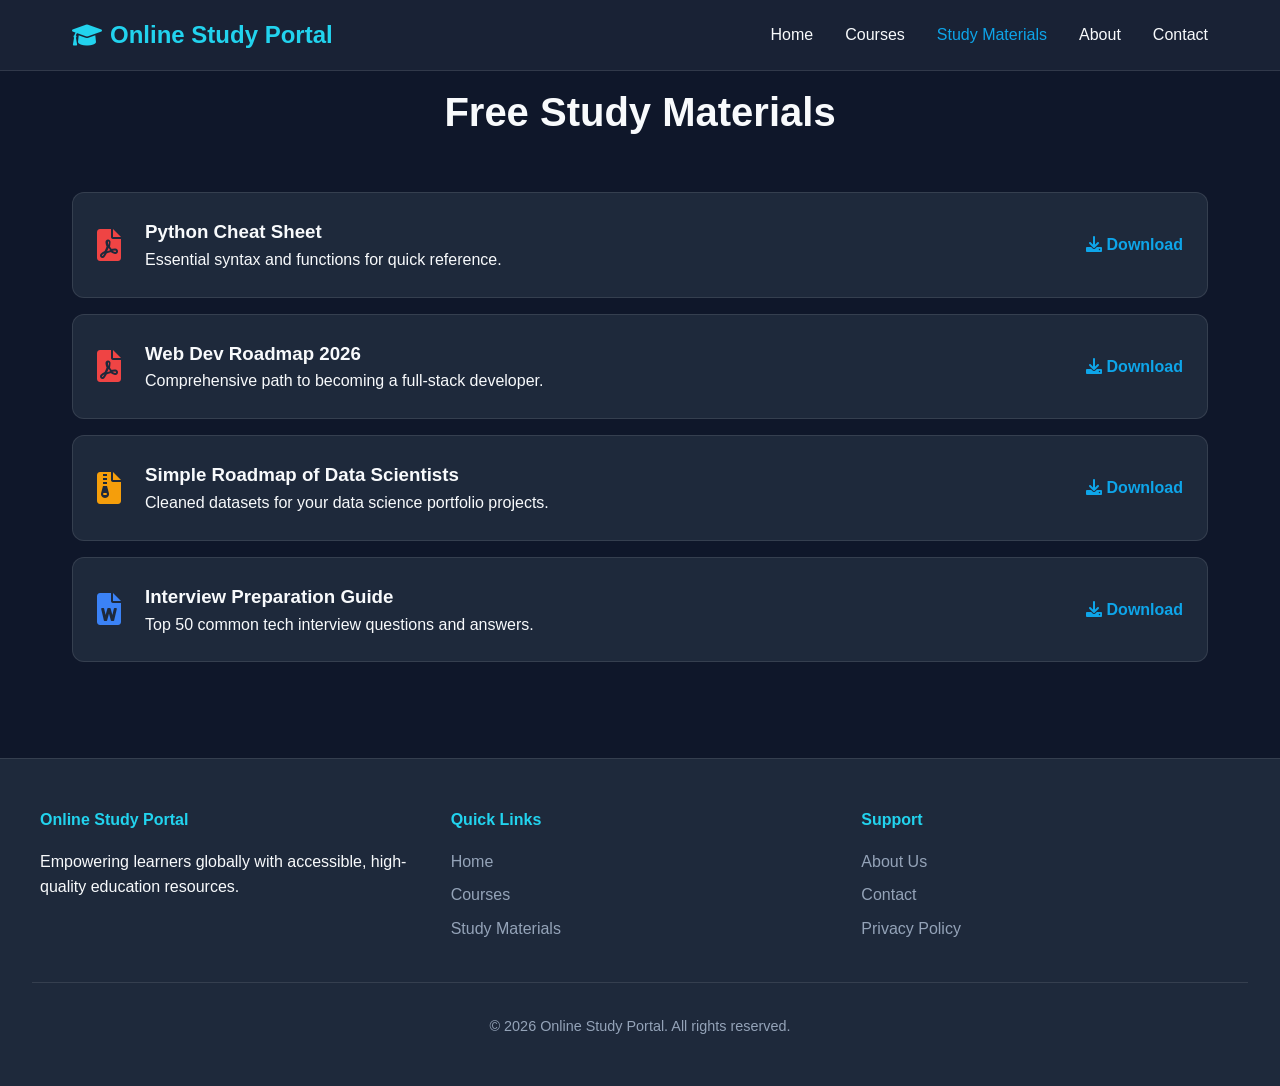
<file: materials.html>
<!DOCTYPE html>
<html lang="en">

<head>
    <meta charset="UTF-8">
    <meta name="viewport" content="width=device-width, initial-scale=1.0">
    <title>Study Materials | Online Study Portal</title>
    <link rel="stylesheet" href="style.css">
    <link rel="stylesheet" href="https://cdnjs.cloudflare.com/ajax/libs/font-awesome/6.0.0/css/all.min.css">
</head>

<body>
    <header>
        <nav>
            <a href="index.html" class="logo">
                <i class="fas fa-graduation-cap"></i> Online Study Portal
            </a>
            <ul class="nav-links">
                <li><a href="index.html">Home</a></li>
                <li><a href="courses.html">Courses</a></li>
                <li><a href="materials.html" class="active">Study Materials</a></li>
                <li><a href="about.html">About</a></li>
                <li><a href="contact.html">Contact</a></li>
            </ul>
        </nav>
    </header>

    <main>
        <section>
            <h2 class="section-title">Free Study Materials</h2>
            <div class="grid">
                <style>
                    .material-item {
                        display: flex;
                        justify-content: space-between;
                        align-items: center;
                        padding: 1.5rem;
                        background: var(--card-bg);
                        border-radius: 12px;
                        border: 1px solid var(--border-color);
                        margin-bottom: 1rem;
                        transition: var(--transition);
                    }

                    .material-item:hover {
                        border-color: var(--primary-color);
                        transform: scale(1.02);
                    }

                    .material-info {
                        display: flex;
                        align-items: center;
                        gap: 1.5rem;
                    }

                    .material-icon {
                        font-size: 2rem;
                        color: #ef4444;
                        /* PDF color */
                    }

                    .download-btn {
                        color: var(--primary-color);
                        text-decoration: none;
                        font-weight: 600;
                    }
                </style>
                <div style="grid-column: 1 / -1;">
                    <div class="material-item">
                        <div class="material-info">
                            <i class="fas fa-file-pdf material-icon"></i>
                            <div>
                                <h3>Python Cheat Sheet</h3>
                                <p>Essential syntax and functions for quick reference.</p>
                            </div>
                        </div>
                        <a href="notes/python-cheat-sheet.pdf" class="download-btn"><i class="fas fa-download"></i> Download</a>
                    </div>
                    <div class="material-item">
                        <div class="material-info">
                            <i class="fas fa-file-pdf material-icon"></i>
                            <div>
                                <h3>Web Dev Roadmap 2026</h3>
                                <p>Comprehensive path to becoming a full-stack developer.</p>
                            </div>
                        </div>
                        <a href="notes/web-developer.pdf" class="download-btn"><i class="fas fa-download"></i> Download</a>
                    </div>
                    <div class="material-item">
                        <div class="material-info">
                            <i class="fas fa-file-archive material-icon" style="color: #f59e0b;"></i>
                            <div>
                                <h3>Simple Roadmap of Data Scientists</h3>
                                <p>Cleaned datasets for your data science portfolio projects.</p>
                            </div>
                        </div>
                        <a href="notes/Datascientist-syllabus.pdf" class="download-btn"><i class="fas fa-download"></i> Download</a>
                    </div>
                    <div class="material-item">
                        <div class="material-info">
                            <i class="fas fa-file-word material-icon" style="color: #3b82f6;"></i>
                            <div>
                                <h3>Interview Preparation Guide</h3>
                                <p>Top 50 common tech interview questions and answers.</p>
                            </div>
                        </div>
                        <a href="notes/interview-guide.pdf" class="download-btn"><i class="fas fa-download"></i> Download</a>
                    </div>
                </div>
            </div>
        </section>
    </main>

    <footer>
        <div class="footer-content">
            <div class="footer-section">
                <h4>Online Study Portal</h4>
                <p>Empowering learners globally with accessible, high-quality education resources.</p>
            </div>
            <div class="footer-section">
                <h4>Quick Links</h4>
                <ul class="footer-links">
                    <li><a href="index.html">Home</a></li>
                    <li><a href="courses.html">Courses</a></li>
                    <li><a href="materials.html">Study Materials</a></li>
                </ul>
            </div>
            <div class="footer-section">
                <h4>Support</h4>
                <ul class="footer-links">
                    <li><a href="about.html">About Us</a></li>
                    <li><a href="contact.html">Contact</a></li>
                    <li><a href="#">Privacy Policy</a></li>
                </ul>
            </div>
        </div>
        <div class="copyright">
            &copy; 2026 Online Study Portal. All rights reserved.
        </div>
    </footer>
</body>

</html>
</file>
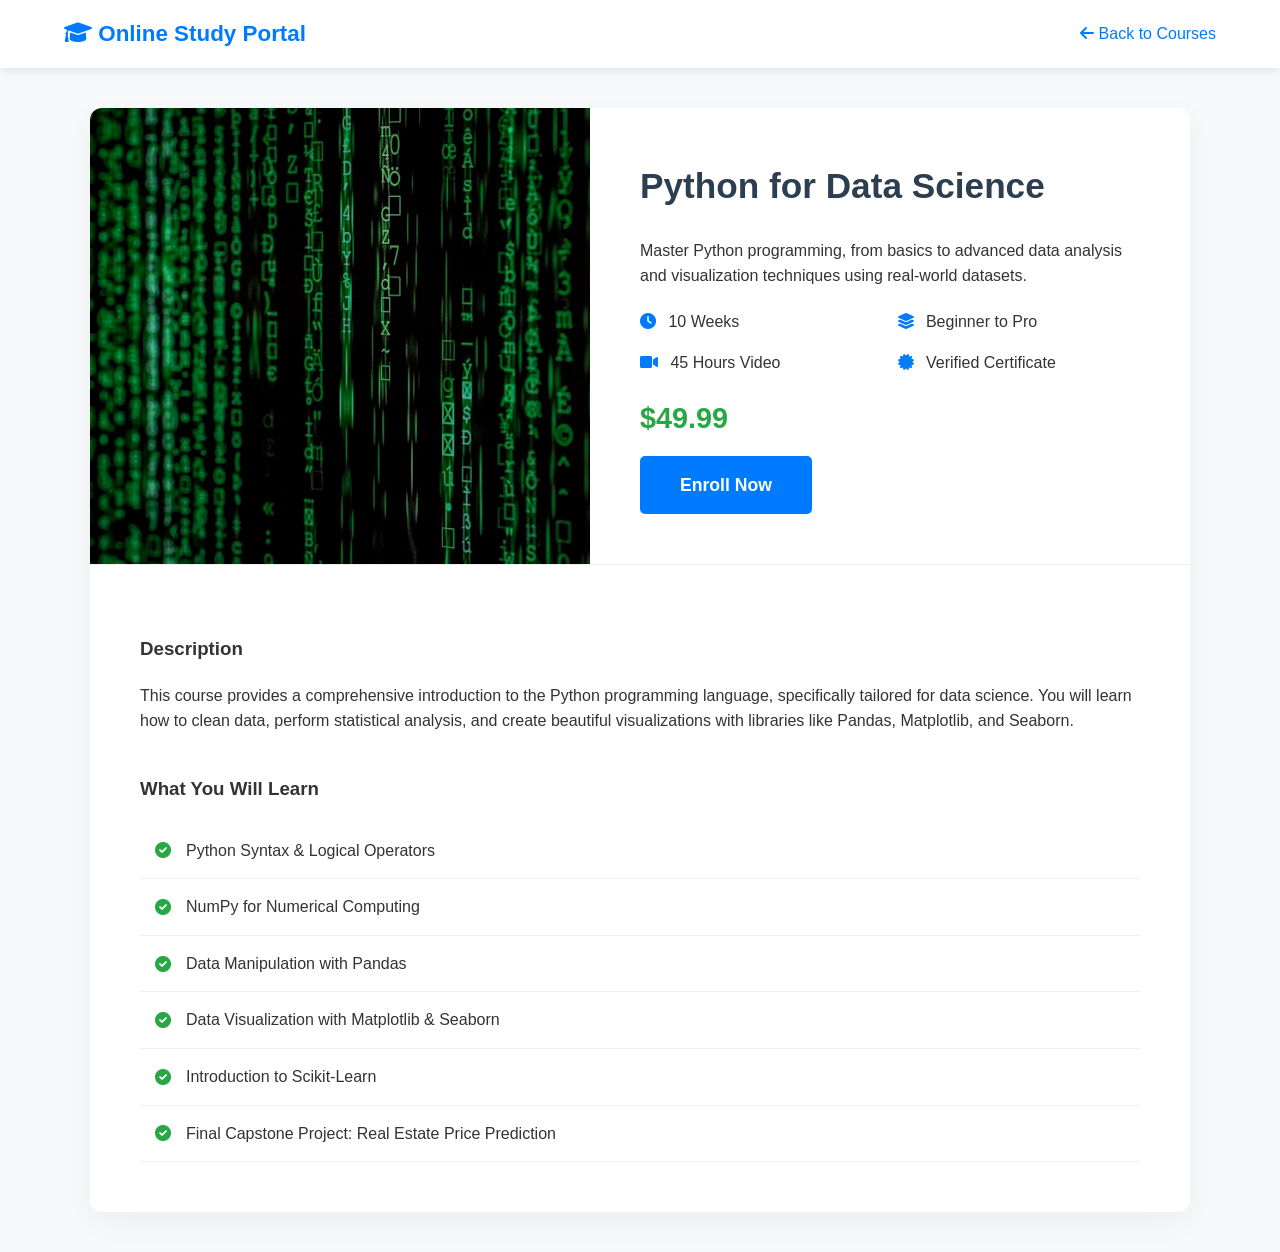
<file: python-datascienctist.html>
<!DOCTYPE html>
<html lang="en">
<head>
    <meta charset="UTF-8">
    <meta name="viewport" content="width=device-width, initial-scale=1.0">
    <title>Python for Data Science | Details</title>
    <link rel="stylesheet" href="https://cdnjs.cloudflare.com/ajax/libs/font-awesome/6.0.0/css/all.min.css">
    <style>
        :root {
            --primary-blue: #007bff;
            --dark-grey: #333;
            --light-bg: #f8f9fa;
        }

        body {
            font-family: 'Segoe UI', Tahoma, Geneva, Verdana, sans-serif;
            line-height: 1.6;
            margin: 0;
            background-color: var(--light-bg);
            color: var(--dark-grey);
        }

        /* Navigation Bar */
        header {
            background: #fff;
            padding: 1rem 5%;
            box-shadow: 0 2px 10px rgba(0,0,0,0.1);
            display: flex;
            justify-content: space-between;
            align-items: center;
        }

        .logo {
            text-decoration: none;
            /* color: var(--dark-grey); */
            color:#007bff;
            font-weight: bold;
            font-size: 1.4rem;
        }

        .back-link {
            text-decoration: none;
            color: var(--primary-blue);
            font-weight: 500;
        }

        /* Main Layout */
        .container {
            max-width: 1100px;
            margin: 40px auto;
            background: #fff;
            border-radius: 12px;
            overflow: hidden;
            box-shadow: 0 10px 30px rgba(0,0,0,0.05);
        }

        .course-hero {
            display: flex;
            flex-wrap: wrap;
            background: #fff;
        }

        .course-image {
            flex: 1;
            min-width: 350px;
        }

        .course-image img {
            width: 100%;
            height: 100%;
            object-fit: cover;
        }

        .course-info-panel {
            flex: 1;
            padding: 50px;
            min-width: 350px;
        }

        h1 { margin-top: 0; font-size: 2.2rem; }

        .price-tag {
            font-size: 1.8rem;
            color: #28a745;
            font-weight: bold;
            margin: 15px 0;
        }

        .meta-grid {
            display: grid;
            grid-template-columns: 1fr 1fr;
            gap: 15px;
            margin: 20px 0;
        }

        .meta-item i {
            color: var(--primary-blue);
            margin-right: 8px;
        }

        /* Content Sections */
        .course-body {
            padding: 50px;
            border-top: 1px solid #eee;
        }

        .syllabus-list {
            list-style: none;
            padding: 0;
        }

        .syllabus-item {
            padding: 15px;
            border-bottom: 1px solid #f1f1f1;
            display: flex;
            align-items: center;
        }

        .syllabus-item i {
            color: #28a745;
            margin-right: 15px;
        }

        .enroll-btn {
            display: inline-block;
            background: var(--primary-blue);
            color: #fff;
            padding: 15px 40px;
            border-radius: 5px;
            text-decoration: none;
            font-weight: bold;
            font-size: 1.1rem;
            transition: 0.3s;
        }

        .enroll-btn:hover {
            background: #0056b3;
            transform: translateY(-2px);
        }

        @media (max-width: 768px) {
            .course-hero { flex-direction: column; }
            .course-info-panel, .course-body { padding: 30px; }
        }
    </style>
</head>
<body>

    <header>
        <a href="index.html" class="logo">
            <i class="fas fa-graduation-cap"></i> Online Study Portal
        </a>
        <a href="courses.html" class="back-link"><i class="fas fa-arrow-left"></i> Back to Courses</a>
    </header>

    <div class="container">
        <!-- Hero Section -->
        <div class="course-hero">
            <div class="course-image">
                <img src="images/python-data-science.jpg" alt="Python for Data Science">
            </div>
            <div class="course-info-panel">
                <h1 style="color: #2c3e50;">Python for Data Science</h1>
                <p>Master Python programming, from basics to advanced data analysis and visualization techniques using real-world datasets.</p>
                
                <div class="meta-grid">
                    <div class="meta-item"><i class="fas fa-clock"></i> 10 Weeks</div>
                    <div class="meta-item"><i class="fas fa-layer-group"></i> Beginner to Pro</div>
                    <div class="meta-item"><i class="fas fa-video"></i> 45 Hours Video</div>
                    <div class="meta-item"><i class="fas fa-certificate"></i> Verified Certificate</div>
                </div>

                <div class="price-tag">$49.99</div>
                <a href="#" class="enroll-btn">Enroll Now</a>
            </div>
        </div>

        <!-- Details Section -->
        <div class="course-body">
            <h3>Description</h3>
            <p>This course provides a comprehensive introduction to the Python programming language, specifically tailored for data science. You will learn how to clean data, perform statistical analysis, and create beautiful visualizations with libraries like Pandas, Matplotlib, and Seaborn.</p>
            
            <h3 style="margin-top: 40px;">What You Will Learn</h3>
            <div class="syllabus-list">
                <div class="syllabus-item"><i class="fas fa-check-circle"></i> Python Syntax & Logical Operators</div>
                <div class="syllabus-item"><i class="fas fa-check-circle"></i> NumPy for Numerical Computing</div>
                <div class="syllabus-item"><i class="fas fa-check-circle"></i> Data Manipulation with Pandas</div>
                <div class="syllabus-item"><i class="fas fa-check-circle"></i> Data Visualization with Matplotlib & Seaborn</div>
                <div class="syllabus-item"><i class="fas fa-check-circle"></i> Introduction to Scikit-Learn</div>
                <div class="syllabus-item"><i class="fas fa-check-circle"></i> Final Capstone Project: Real Estate Price Prediction</div>
            </div>
        </div>
    </div>

</body>
</html>
</file>
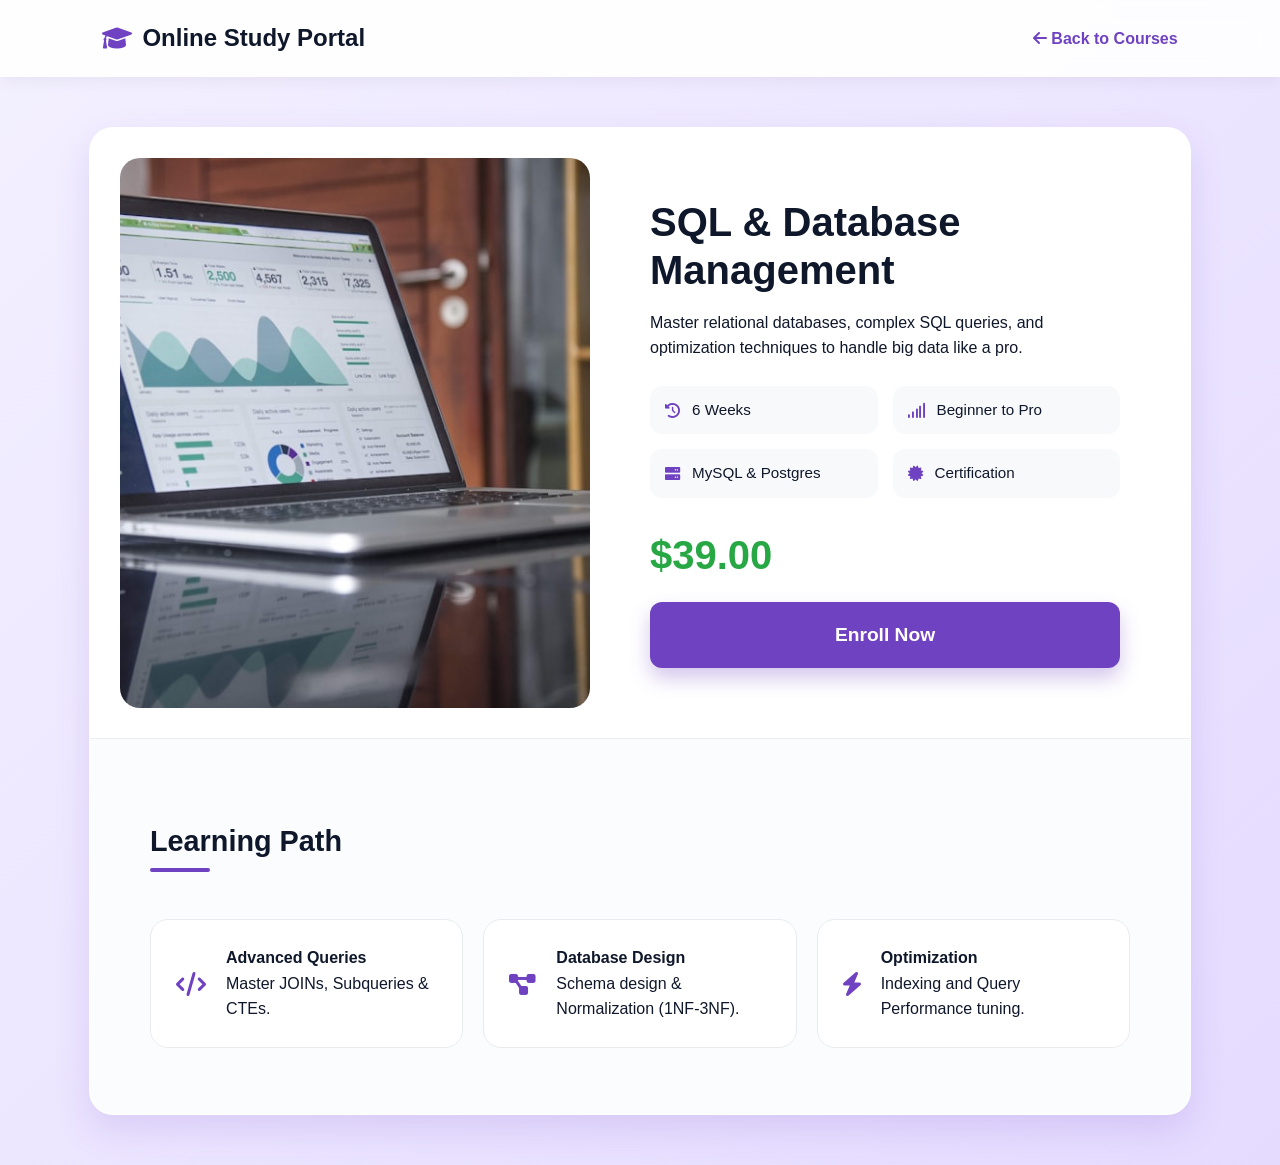
<file: sql-database.html>
<!DOCTYPE html>
<html lang="en">
<head>
    <meta charset="UTF-8">
    <meta name="viewport" content="width=device-width, initial-scale=1.0">
    <title>SQL & Database Management | Master the Data</title>
    <link rel="stylesheet" href="https://cdnjs.cloudflare.com/ajax/libs/font-awesome/6.0.0/css/all.min.css">
    <style>
        :root {
            --primary: #6f42c1; /* Database ke liye Purple theme */
            --primary-hover: #59359a;
            --success: #28a745;
            --dark: #0f172a;
            --text-muted: #64748b;
            --bg-gradient: linear-gradient(135deg, #f3f0ff 0%, #e5dbff 100%); /* Light purple gradient */
            --white: #ffffff;
            --shadow: 0 15px 35px rgba(111, 66, 193, 0.15);
        }

        body {
            font-family: 'Inter', sans-serif;
            line-height: 1.6;
            margin: 0;
            background: var(--bg-gradient);
            color: var(--dark);
            min-height: 100vh;
        }

        header {
            background: rgba(255, 255, 255, 0.9);
            backdrop-filter: blur(12px);
            padding: 1.2rem 8%;
            box-shadow: 0 4px 15px rgba(0,0,0,0.05);
            display: flex;
            justify-content: space-between;
            align-items: center;
            position: sticky;
            top: 0;
            z-index: 1000;
        }

        .logo {
            text-decoration: none;
            color: var(--dark);
            font-weight: 800;
            font-size: 1.5rem;
            display: flex;
            align-items: center;
            gap: 10px;
        }

        .logo i { color: var(--primary); }

        .back-link {
            text-decoration: none;
            color: var(--primary);
            font-weight: 600;
            transition: 0.3s;
        }

        .container {
            max-width: 1100px;
            margin: 50px auto;
            background: var(--white);
            border-radius: 24px;
            overflow: hidden;
            box-shadow: var(--shadow);
            border: 1px solid rgba(255, 255, 255, 0.6);
        }

        .course-hero {
            display: flex;
            flex-wrap: wrap;
            padding: 30px;
            gap: 20px;
        }

        .course-image {
            flex: 1;
            min-width: 400px;
        }

        .course-image img {
            width: 100%;
            height: 100%;
            object-fit: cover;
            border-radius: 20px;
        }

        .course-info-panel {
            flex: 1;
            padding: 40px;
            min-width: 350px;
        }

        h1 { margin: 0; font-size: 2.5rem; color: var(--dark); line-height: 1.2; }

        .price-tag {
            font-size: 2.5rem;
            color: var(--success);
            font-weight: 800;
            margin: 15px 0;
        }

        .meta-grid {
            display: grid;
            grid-template-columns: 1fr 1fr;
            gap: 15px;
            margin: 25px 0;
        }

        .meta-item {
            background: #f8f9fa;
            padding: 12px 15px;
            border-radius: 12px;
            display: flex;
            align-items: center;
            font-weight: 500;
            font-size: 0.95rem;
        }

        .meta-item i { color: var(--primary); margin-right: 12px; }

        .course-body {
            padding: 50px 60px;
            background: #fafcfe;
            border-top: 1px solid #eee;
        }

        h3 { font-size: 1.8rem; margin-bottom: 25px; position: relative; display: inline-block; }
        h3::after { content: ''; position: absolute; bottom: -8px; left: 0; width: 60px; height: 4px; background: var(--primary); border-radius: 2px; }

        .syllabus-list {
            display: grid;
            grid-template-columns: repeat(auto-fit, minmax(300px, 1fr));
            gap: 20px;
            margin-top: 30px;
            list-style: none;
            padding: 0;
        }

        .syllabus-item {
            background: var(--white);
            padding: 25px;
            border-radius: 18px;
            border: 1px solid #e9ecef;
            display: flex;
            align-items: center;
            transition: 0.3s ease;
        }

        .syllabus-item:hover { 
            border-color: var(--primary); 
            transform: translateY(-5px);
            box-shadow: 0 10px 20px rgba(111, 66, 193, 0.1);
        }

        .syllabus-item i { 
            color: var(--primary); 
            font-size: 1.5rem; 
            margin-right: 20px;
        }

        .enroll-btn {
            display: block;
            text-align: center;
            background: var(--primary);
            color: var(--white);
            padding: 18px 40px;
            border-radius: 12px;
            text-decoration: none;
            font-weight: 700;
            font-size: 1.2rem;
            box-shadow: 0 10px 20px rgba(111, 66, 193, 0.3);
            transition: 0.4s;
        }

        .enroll-btn:hover { 
            background: var(--primary-hover); 
            transform: translateY(-2px);
            box-shadow: 0 15px 30px rgba(111, 66, 193, 0.4);
        }

        @media (max-width: 768px) {
            .course-hero { flex-direction: column; }
            .course-image { min-width: 100%; }
            .course-body { padding: 30px; }
        }
    </style>
</head>
<body>

    <header>
        <a href="index.html" class="logo">
            <i class="fas fa-graduation-cap"></i> Online Study Portal
        </a>
        <a href="courses.html" class="back-link"><i class="fas fa-arrow-left"></i> Back to Courses</a>
    </header>

    <div class="container">
        <div class="course-hero">
            <div class="course-image">
                <img src="images/sql-database.jpg" alt="SQL & Database">
            </div>
            <div class="course-info-panel">
                <h1>SQL & Database Management</h1>
                <p>Master relational databases, complex SQL queries, and optimization techniques to handle big data like a pro.</p>
                
                <div class="meta-grid">
                    <div class="meta-item"><i class="fas fa-history"></i> 6 Weeks</div>
                    <div class="meta-item"><i class="fas fa-signal"></i> Beginner to Pro</div>
                    <div class="meta-item"><i class="fas fa-server"></i> MySQL & Postgres</div>
                    <div class="meta-item"><i class="fas fa-certificate"></i> Certification</div>
                </div>

                <div class="price-tag">$39.00</div>
                <a href="#" class="enroll-btn">Enroll Now</a>
            </div>
        </div>

        <div class="course-body">
            <h3>Learning Path</h3>
            <ul class="syllabus-list">
                <li class="syllabus-item">
                    <i class="fas fa-code"></i>
                    <span><strong>Advanced Queries</strong><br>Master JOINs, Subqueries & CTEs.</span>
                </li>
                <li class="syllabus-item">
                    <i class="fas fa-project-diagram"></i>
                    <span><strong>Database Design</strong><br>Schema design & Normalization (1NF-3NF).</span>
                </li>
                <li class="syllabus-item">
                    <i class="fas fa-bolt"></i>
                    <span><strong>Optimization</strong><br>Indexing and Query Performance tuning.</span>
                </li>
            </ul>
        </div>
    </div>

</body>
</html>
</file>
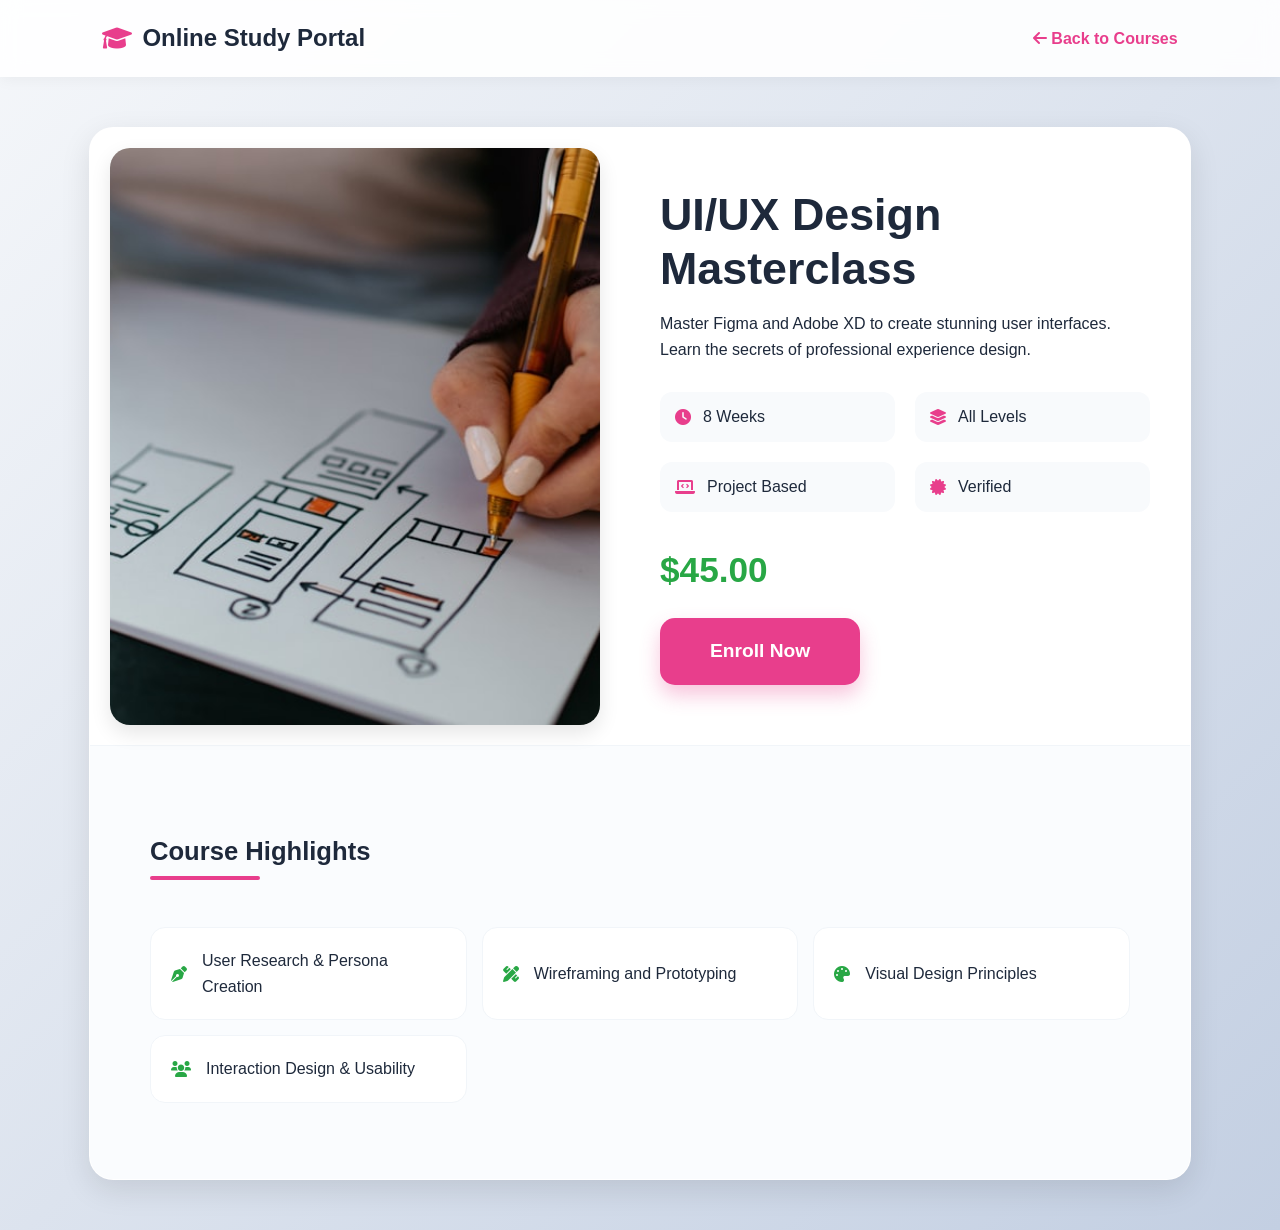
<file: UI-UX-designer.html>
<!DOCTYPE html>
<html lang="en">
<head>
    <meta charset="UTF-8">
    <meta name="viewport" content="width=device-width, initial-scale=1.0">
    <title>UI/UX Design Masterclass | Details</title>
    <link rel="stylesheet" href="https://cdnjs.cloudflare.com/ajax/libs/font-awesome/6.0.0/css/all.min.css">
    <style>
        :root {
            --primary: #e83e8c; /* UI/UX ke liye pinkish theme */
            --primary-hover: #d63384;
            --success: #28a745;
            --dark: #1e293b;
            --text-muted: #64748b;
            --bg-gradient: linear-gradient(135deg, #f5f7fa 0%, #c3cfe2 100%);
            --white: #ffffff;
            --shadow: 0 10px 30px rgba(0, 0, 0, 0.1);
        }

        body {
            font-family: 'Inter', -apple-system, BlinkMacSystemFont, 'Segoe UI', Roboto, sans-serif;
            line-height: 1.6;
            margin: 0;
            background: var(--bg-gradient);
            color: var(--dark);
            min-height: 100vh;
        }

        header {
            background: rgba(255, 255, 255, 0.9);
            backdrop-filter: blur(10px);
            padding: 1.2rem 8%;
            box-shadow: 0 2px 15px rgba(0,0,0,0.05);
            display: flex;
            justify-content: space-between;
            align-items: center;
            position: sticky;
            top: 0;
            z-index: 1000;
        }

        .logo {
            text-decoration: none;
            color: var(--dark);
            font-weight: 800;
            font-size: 1.5rem;
            display: flex;
            align-items: center;
            gap: 10px;
        }

        .logo i { color: var(--primary); }

        .back-link {
            text-decoration: none;
            color: var(--primary);
            font-weight: 600;
            transition: 0.3s;
        }

        .container {
            max-width: 1100px;
            margin: 50px auto;
            background: var(--white);
            border-radius: 24px;
            overflow: hidden;
            box-shadow: var(--shadow);
            border: 1px solid rgba(255, 255, 255, 0.3);
        }

        .course-hero {
            display: flex;
            flex-wrap: wrap;
            background: var(--white);
        }

        .course-image {
            flex: 1;
            min-width: 400px;
            padding: 20px;
        }

        .course-image img {
            width: 100%;
            height: 100%;
            object-fit: cover;
            border-radius: 20px;
            box-shadow: 0 8px 20px rgba(0,0,0,0.1);
        }

        .course-info-panel {
            flex: 1;
            padding: 60px 40px;
            min-width: 350px;
        }

        h1 { margin: 0; font-size: 2.8rem; color: var(--dark); line-height: 1.2; }

        .price-tag {
            font-size: 2.2rem;
            color: var(--success);
            font-weight: 800;
            margin: 20px 0;
        }

        .meta-grid {
            display: grid;
            grid-template-columns: 1fr 1fr;
            gap: 20px;
            margin: 30px 0;
        }

        .meta-item {
            background: #f8fafc;
            padding: 12px 15px;
            border-radius: 12px;
            display: flex;
            align-items: center;
            font-weight: 500;
        }

        .meta-item i { color: var(--primary); margin-right: 12px; }

        .course-body {
            padding: 60px;
            background: #fafcfe;
            border-top: 1px solid #f1f5f9;
        }

        h3 { font-size: 1.6rem; margin-bottom: 25px; position: relative; display: inline-block; }
        h3::after { content: ''; position: absolute; bottom: -8px; left: 0; width: 50%; height: 4px; background: var(--primary); border-radius: 2px; }

        .syllabus-list {
            display: grid;
            grid-template-columns: repeat(auto-fit, minmax(300px, 1fr));
            gap: 15px;
            margin-top: 30px;
            list-style: none;
            padding: 0;
        }

        .syllabus-item {
            background: var(--white);
            padding: 20px;
            border-radius: 15px;
            border: 1px solid #f1f5f9;
            display: flex;
            align-items: center;
            transition: 0.3s ease;
        }

        .syllabus-item:hover { border-color: var(--primary); transform: translateY(-3px); }
        .syllabus-item i { color: var(--success); margin-right: 15px; }

        .enroll-btn {
            display: inline-block;
            background: var(--primary);
            color: var(--white);
            padding: 18px 50px;
            border-radius: 15px;
            text-decoration: none;
            font-weight: 700;
            font-size: 1.2rem;
            box-shadow: 0 10px 20px rgba(232, 62, 140, 0.3);
            transition: 0.4s;
        }

        .enroll-btn:hover { background: var(--primary-hover); transform: scale(1.05); }

        @media (max-width: 768px) {
            .course-hero { flex-direction: column; }
            .course-image { min-width: 100%; }
        }
    </style>
</head>
<body>

    <header>
        <a href="index.html" class="logo">
            <i class="fas fa-graduation-cap"></i> Online Study Portal
        </a>
        <a href="courses.html" class="back-link"><i class="fas fa-arrow-left"></i> Back to Courses</a>
    </header>

    <div class="container">
        <!-- Main Course Header -->
        <div class="course-hero">
            <div class="course-image">
                <img src="images/ui-ux-design.jpg" alt="UI/UX Design Masterclass">
            </div>
            <div class="course-info-panel">
                <h1>UI/UX Design Masterclass</h1>
                <p>Master Figma and Adobe XD to create stunning user interfaces. Learn the secrets of professional experience design.</p>
                
                <div class="meta-grid">
                    <div class="meta-item"><i class="fas fa-clock"></i> 8 Weeks</div>
                    <div class="meta-item"><i class="fas fa-layer-group"></i> All Levels</div>
                    <div class="meta-item"><i class="fas fa-laptop-code"></i> Project Based</div>
                    <div class="meta-item"><i class="fas fa-certificate"></i> Verified</div>
                </div>

                <div class="price-tag">$45.00</div>
                <a href="#" class="enroll-btn">Enroll Now</a>
            </div>
        </div>

        <!-- Course Content Details -->
        <div class="course-body">
            <h3>Course Highlights</h3>
            <ul class="syllabus-list">
                <li class="syllabus-item">
                    <i class="fas fa-pen-nib"></i> User Research & Persona Creation
                </li>
                <li class="syllabus-item">
                    <i class="fas fa-pencil-ruler"></i> Wireframing and Prototyping
                </li>
                <li class="syllabus-item">
                    <i class="fas fa-palette"></i> Visual Design Principles
                </li>
                <li class="syllabus-item">
                    <i class="fas fa-users"></i> Interaction Design & Usability
                </li>
            </ul>
        </div>
    </div>

</body>
</html>
</file>
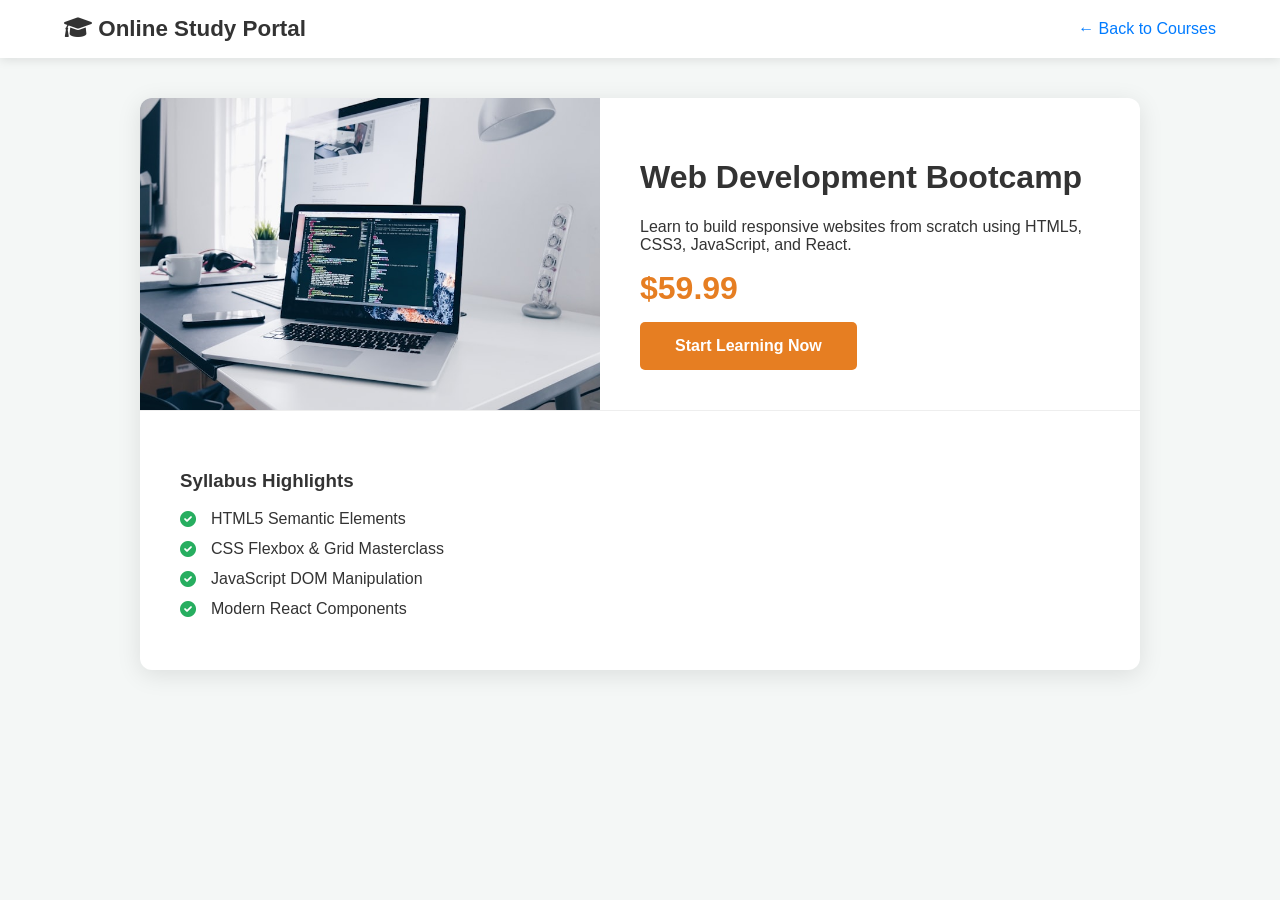
<file: web-development-bootcamp.html>
<!DOCTYPE html>
<html lang="en">
<head>
    <meta charset="UTF-8">
    <meta name="viewport" content="width=device-width, initial-scale=1.0">
    <title>Web Development Bootcamp</title>
    <link rel="stylesheet" href="https://cdnjs.cloudflare.com/ajax/libs/font-awesome/6.0.0/css/all.min.css">
    <style>
        body { font-family: 'Segoe UI', sans-serif; margin: 0; background: #f4f7f6; color: #333; }
        header { background: #fff; padding: 1rem 5%; box-shadow: 0 2px 10px rgba(0,0,0,0.1); display: flex; justify-content: space-between; align-items: center; }
        .container { max-width: 1000px; margin: 40px auto; background: #fff; border-radius: 12px; overflow: hidden; box-shadow: 0 5px 25px rgba(0,0,0,0.1); }
        .hero { display: flex; flex-wrap: wrap; }
        .hero img { flex: 1; min-width: 350px; max-height: 400px; object-fit: cover; }
        .content { flex: 1; padding: 40px; min-width: 350px; }
        .price { font-size: 2rem; color: #e67e22; font-weight: bold; margin: 15px 0; }
        .syllabus { padding: 40px; border-top: 1px solid #eee; }
        .item { display: flex; align-items: center; margin-bottom: 12px; }
        .item i { color: #27ae60; margin-right: 15px; }
        .btn { display: inline-block; background: #e67e22; color: white; padding: 15px 35px; text-decoration: none; border-radius: 5px; font-weight: bold; transition: 0.3s; }
        .btn:hover { background: #d35400; transform: translateY(-2px); }
    </style>
</head>
<body>
    <header>
        <strong style="font-size: 1.4rem;"><i class="fas fa-graduation-cap"></i> Online Study Portal</strong>
        <a href="courses.html" style="text-decoration: none; color: #007bff;">← Back to Courses</a>
    </header>
    <div class="container">
        <div class="hero">
            <img src="images/web-development.jpg" alt="Web Development">
            <div class="content">
                <h1>Web Development Bootcamp</h1>
                <p>Learn to build responsive websites from scratch using HTML5, CSS3, JavaScript, and React.</p>
                <div class="price">$59.99</div>
                <a href="#" class="btn">Start Learning Now</a>
            </div>
        </div>
        <div class="syllabus">
            <h3>Syllabus Highlights</h3>
            <div class="item"><i class="fas fa-check-circle"></i> HTML5 Semantic Elements</div>
            <div class="item"><i class="fas fa-check-circle"></i> CSS Flexbox & Grid Masterclass</div>
            <div class="item"><i class="fas fa-check-circle"></i> JavaScript DOM Manipulation</div>
            <div class="item"><i class="fas fa-check-circle"></i> Modern React Components</div>
        </div>
    </div>
</body>
</html>
</file>
<file: style.css>
:root {
    --primary-color: #0ea5e9;
    --primary-dark: #0284c7;
    --secondary-color: #6366f1;
    --bg-color: #0f172a;
    --card-bg: #1e293b;
    --text-color: #f8fafc;
    --text-muted: #94a3b8;
    --accent-color: #22d3ee;
    --glass-bg: rgba(30, 41, 59, 0.7);
    --border-color: rgba(255, 255, 255, 0.1);
    --transition: all 0.3s ease;
}

* {
    margin: 0;
    padding: 0;
    box-sizing: border-box;
    font-family: 'Inter', -apple-system, BlinkMacSystemFont, "Segoe UI", Roboto, sans-serif;
}

body {
    background-color: var(--bg-color);
    color: var(--text-color);
    line-height: 1.6;
    overflow-x: hidden;
}

/* Header & Navigation */
header {
    background: var(--glass-bg);
    backdrop-filter: blur(10px);
    position: fixed;
    width: 100%;
    top: 0;
    z-index: 1000;
    border-bottom: 1px solid var(--border-color);
}

nav {
    max-width: 1200px;
    margin: 0 auto;
    padding: 1rem 2rem;
    display: flex;
    justify-content: space-between;
    align-items: center;
}

.logo {
    font-size: 1.5rem;
    font-weight: 700;
    color: var(--accent-color);
    text-decoration: none;
    display: flex;
    align-items: center;
    gap: 0.5rem;
}

.nav-links {
    display: flex;
    list-style: none;
    gap: 2rem;
}

.nav-links a {
    text-decoration: none;
    color: var(--text-color);
    font-weight: 500;
    transition: var(--transition);
}

.nav-links a:hover,
.nav-links a.active {
    color: var(--primary-color);
}

/* Hero Section */
.hero {
    background: linear-gradient(rgba(15, 23, 42, 0.8), rgba(15, 23, 42, 0.8)),
        url('https://images.unsplash.com/photo-1516321318423-f06f85e504b3?auto=format&fit=crop&w=1200&q=80');
    background-size: cover;
    background-position: center;
}

.hero-content h1 {
    font-size: 4rem;
    margin-bottom: 1.5rem;
    background: linear-gradient(to right, #fff, var(--primary-color));
    -webkit-background-clip: text;
    background-clip: text;
    -webkit-text-fill-color: transparent;
}

.hero-content p {
    font-size: 1.2rem;
    color: var(--text-muted);
    max-width: 600px;
    margin: 0 auto 2rem;
}

.cta-button {
    display: inline-block;
    padding: 1rem 2.5rem;
    background: var(--primary-color);
    color: white;
    text-decoration: none;
    border-radius: 50px;
    font-weight: 600;
    transition: var(--transition);
    box-shadow: 0 10px 20px rgba(14, 165, 233, 0.3);
}

.cta-button:hover {
    transform: translateY(-3px);
    box-shadow: 0 15px 30px rgba(14, 165, 233, 0.4);
    background: var(--primary-dark);
}

/* Sections */
section {
    padding: 5rem 2rem;
    max-width: 1200px;
    margin: 0 auto;
}

.section-title {
    text-align: center;
    font-size: 2.5rem;
    margin-bottom: 3rem;
}

/* Course Cards */
.grid {
    display: grid;
    grid-template-columns: repeat(auto-fit, minmax(300px, 1fr));
    gap: 2rem;
}

.card {
    background: var(--card-bg);
    border-radius: 15px;
    padding: 2rem;
    border: 1px solid var(--border-color);
    transition: var(--transition);
    position: relative;
    overflow: hidden;
}

.card:hover {
    transform: translateY(-10px);
    border-color: var(--primary-color);
}

.card-icon {
    font-size: 2.5rem;
    color: var(--primary-color);
    margin-bottom: 1rem;
}

.card h3 {
    margin: 1rem 0;
}

.card-img {
    width: 100%;
    height: 180px;
    object-fit: cover;
    border-radius: 10px;
    margin-bottom: 1rem;
    transition: var(--transition);
}

.card:hover .card-img {
    transform: scale(1.05);
}

.card p {
    color: var(--text-muted);
    margin-bottom: 1.5rem;
}

.founder-card {
    display: flex;
    flex-direction: column;
    align-items: center;
    text-align: center;
}

.founder-img {
    width: 150px;
    height: 150px;
    border-radius: 50%;
    object-fit: cover;
    border: 3px solid var(--primary-color);
    margin-bottom: 1.5rem;
    box-shadow: 0 10px 20px rgba(14, 165, 233, 0.2);
}

.founder-name {
    margin-top: auto;
    color: var(--text-color) !important;
}

.founder-name strong {
    color: var(--accent-color);
    font-size: 1.1rem;
}

/* Footer */
footer {
    background: var(--card-bg);
    padding: 3rem 2rem;
    text-align: center;
    border-top: 1px solid var(--border-color);
}

.footer-content {
    max-width: 1200px;
    margin: 0 auto;
    display: grid;
    grid-template-columns: repeat(auto-fit, minmax(200px, 1fr));
    gap: 2rem;
    text-align: left;
    margin-bottom: 2rem;
}

.footer-section h4 {
    margin-bottom: 1rem;
    color: var(--accent-color);
}

.footer-links {
    list-style: none;
}

.footer-links li {
    margin-bottom: 0.5rem;
}

.footer-links a {
    color: var(--text-muted);
    text-decoration: none;
    transition: var(--transition);
}

.footer-links a:hover {
    color: var(--primary-color);
}

.copyright {
    color: var(--text-muted);
    font-size: 0.9rem;
    padding-top: 2rem;
    border-top: 1px solid var(--border-color);
}

/* Responsive design */
@media (max-width: 768px) {
    .hero-content h1 {
        font-size: 2.5rem;
    }

    .nav-links {
        display: none;
    }
}
</file>
